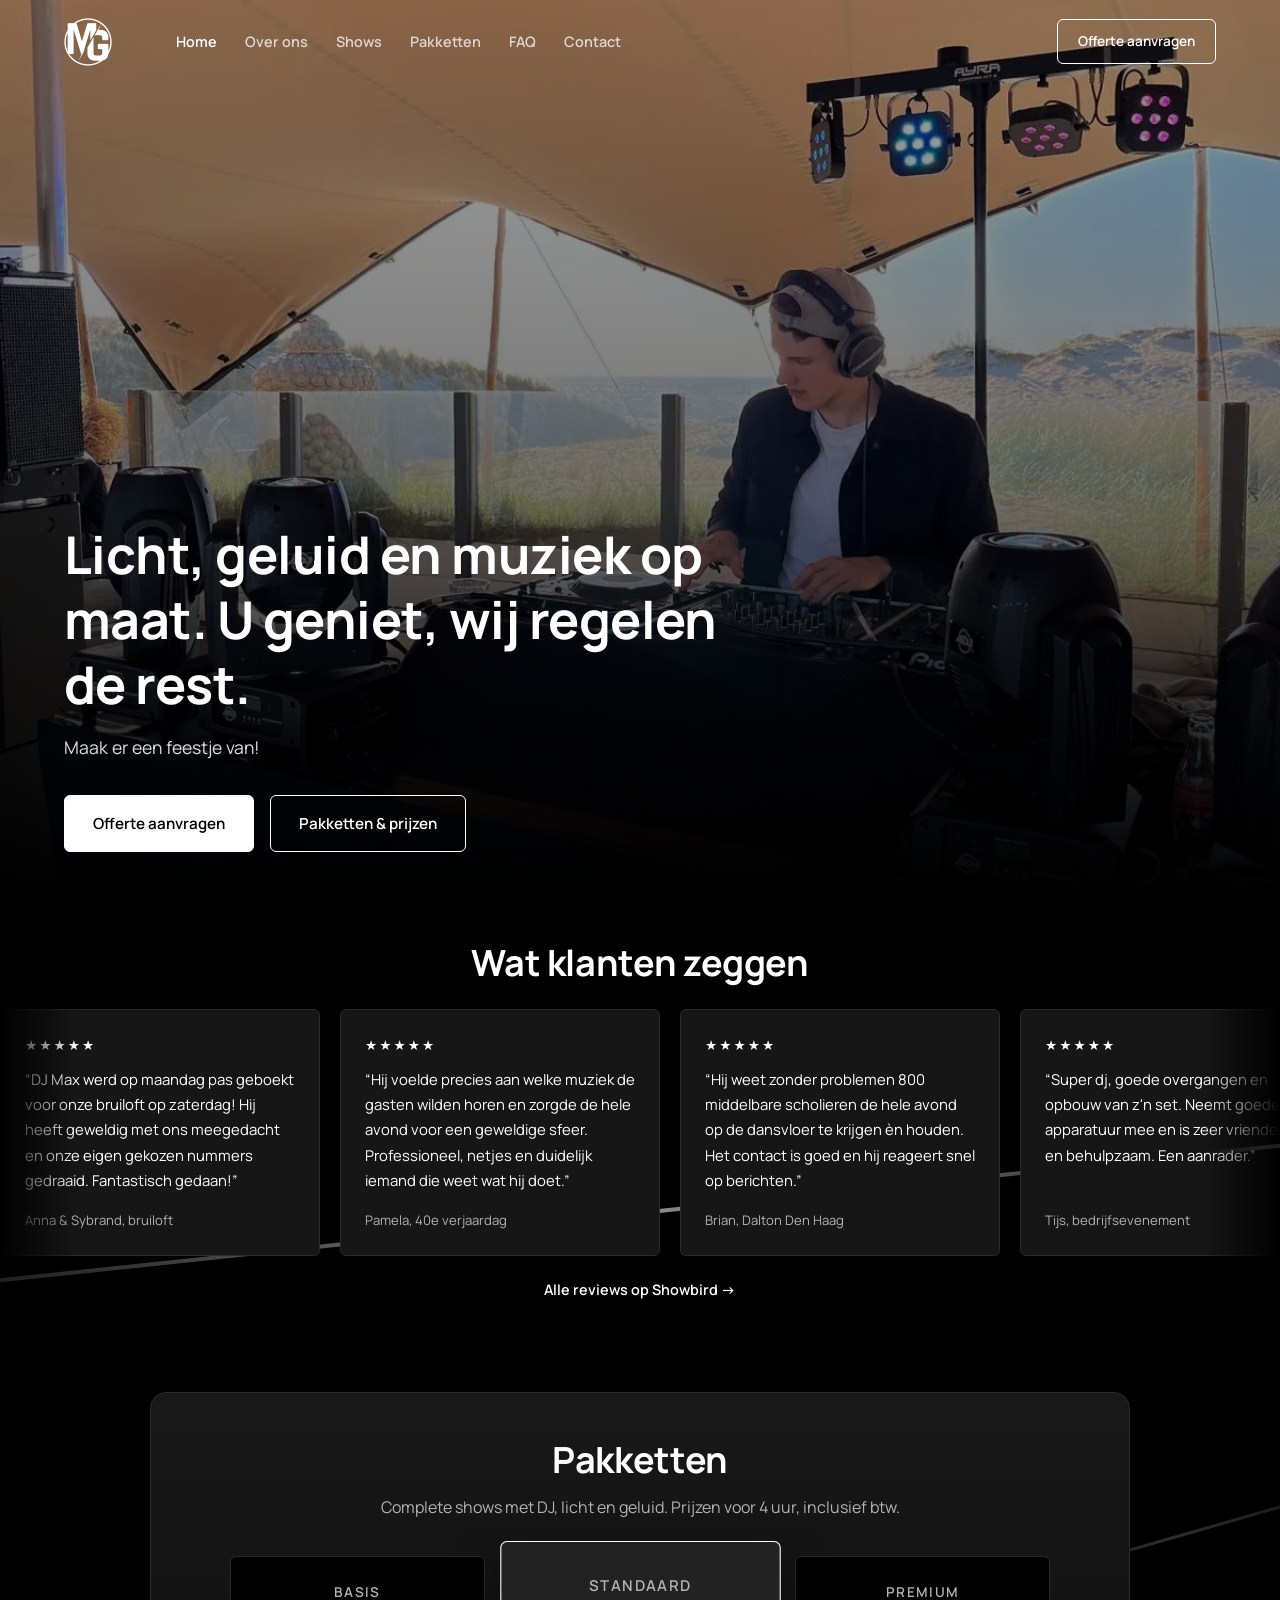
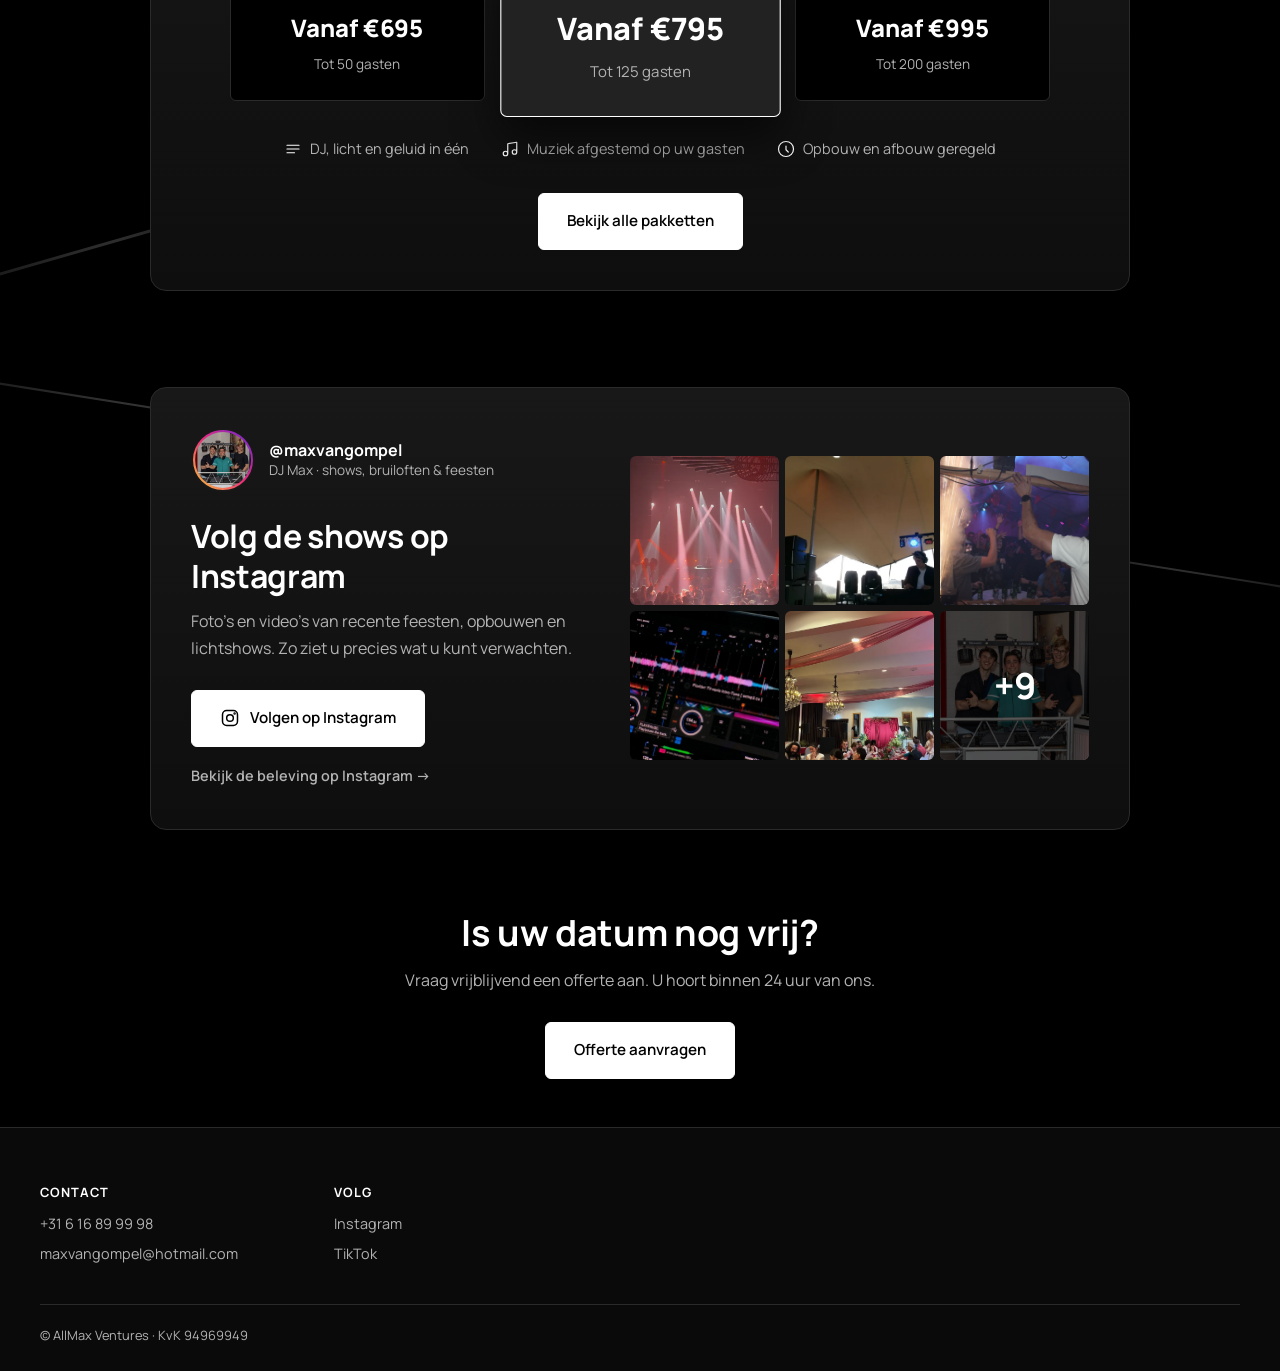
<file: index.html>
<!DOCTYPE html>
<html lang="nl">
<head>
<meta charset="UTF-8">
<meta name="viewport" content="width=device-width, initial-scale=1.0">
<title>DJ Max | DJ voor bruiloften, verjaardagen &amp; bedrijfsfeesten</title>
<meta name="description" content="DJ Max verzorgt complete shows met licht en geluid voor bruiloften, verjaardagen en bedrijfsfeesten. 10/10 op Showbird. Vraag vrijblijvend een offerte aan.">
<link rel="preload" as="image" href="images/hero-dj-booth-strand.webp" type="image/webp">
<link rel="preconnect" href="https://fonts.googleapis.com">
<link rel="preconnect" href="https://fonts.gstatic.com" crossorigin>
<link href="https://fonts.googleapis.com/css2?family=Manrope:wght@400;600;700;800&display=swap" rel="stylesheet">
<link rel="icon" type="image/png" href="images/favicon.png">
<link rel="apple-touch-icon" href="images/apple-touch-icon.png">
<link rel="stylesheet" href="style.css?v=12">
</head>
<body class="home">

<a class="skip-link" href="#main">Ga naar inhoud</a>

<header class="site-header" id="site-header">
  <nav class="navbar" aria-label="Hoofdnavigatie">
    <a href="./" class="logo logo--img"><img src="images/logo-mg.png" alt="DJ Max – home" width="48" height="48"></a>
    <ul class="nav-links" id="nav-links">
      <li><a href="./" aria-current="page">Home</a></li>
      <li><a href="over-ons">Over ons</a></li>
      <li><a href="shows">Shows</a></li>
      <li><a href="pakketten">Pakketten</a></li>
      <li><a href="faq">FAQ</a></li>
      <li><a href="contact">Contact</a></li>
    </ul>
    <a href="contact" class="btn btn-outline nav-cta">Offerte aanvragen</a>
    <button class="nav-toggle" id="nav-toggle" aria-label="Menu openen" aria-expanded="false" aria-controls="nav-links">
      <span></span><span></span><span></span>
    </button>
  </nav>
</header>

<main id="main">

  <!-- HERO -->
  <section class="hero">
    <img class="hero-media" src="images/hero-dj-booth-strand.webp" alt="DJ Max achter de booth bij zonsondergang" fetchpriority="high">
    <div class="hero-overlay"></div>
    <div class="hero-content">
      <h1>Licht, geluid en muziek op maat. U geniet, wij regelen de rest.</h1>
      <p class="hero-sub">Maak er een feestje van!</p>
      <div class="hero-actions">
        <a href="contact" class="btn btn-primary">Offerte aanvragen</a>
        <a href="pakketten" class="btn btn-outline">Pakketten &amp; prijzen</a>
      </div>
    </div>
  </section>

  <section id="reviews" class="section section-tight">
    <span class="light-beam light-beam--4" aria-hidden="true"></span>
    <div class="section-inner">
      <h2 class="center">Wat klanten zeggen</h2>
    </div>
    <div class="reviews-marquee">
      <div class="review-track" id="review-track">
        <blockquote class="review-card">
          <div class="review-stars" aria-label="5 van de 5 sterren">★★★★★</div>
          <p>&ldquo;DJ Max werd op maandag pas geboekt voor onze bruiloft op zaterdag! Hij heeft geweldig met ons meegedacht en onze eigen gekozen nummers gedraaid. Fantastisch gedaan!&rdquo;</p>
          <footer>Anna &amp; Sybrand, bruiloft</footer>
        </blockquote>
        <blockquote class="review-card">
          <div class="review-stars" aria-label="5 van de 5 sterren">★★★★★</div>
          <p>&ldquo;Hij voelde precies aan welke muziek de gasten wilden horen en zorgde de hele avond voor een geweldige sfeer. Professioneel, netjes en duidelijk iemand die weet wat hij doet.&rdquo;</p>
          <footer>Pamela, 40e verjaardag</footer>
        </blockquote>
        <blockquote class="review-card">
          <div class="review-stars" aria-label="5 van de 5 sterren">★★★★★</div>
          <p>&ldquo;Hij weet zonder problemen 800 middelbare scholieren de hele avond op de dansvloer te krijgen &egrave;n houden. Het contact is goed en hij reageert snel op berichten.&rdquo;</p>
          <footer>Brian, Dalton Den Haag</footer>
        </blockquote>
        <blockquote class="review-card">
          <div class="review-stars" aria-label="5 van de 5 sterren">★★★★★</div>
          <p>&ldquo;Super dj, goede overgangen en opbouw van z'n set. Neemt goede apparatuur mee en is zeer vriendelijk en behulpzaam. Een aanrader.&rdquo;</p>
          <footer>Tijs, bedrijfsevenement</footer>
        </blockquote>
        <blockquote class="review-card">
          <div class="review-stars" aria-label="5 van de 5 sterren">★★★★★</div>
          <p>&ldquo;Max is echt een onwijs leuke en goede DJ! Hij communiceert duidelijk, voldoet aan al je wensen, is zeer flexibel en heeft er een onwijs gaaf feest van gemaakt!&rdquo;</p>
          <footer>Joel, tuinfeest</footer>
        </blockquote>
        <blockquote class="review-card">
          <div class="review-stars" aria-label="5 van de 5 sterren">★★★★★</div>
          <p>&ldquo;Vanaf het eerste contact verliep alles prettig en professioneel. Daar hebben we absoluut geen spijt van gehad.&rdquo;</p>
          <footer>Nadine, 40e verjaardag</footer>
        </blockquote>
        <blockquote class="review-card">
          <div class="review-stars" aria-label="5 van de 5 sterren">★★★★★</div>
          <p>&ldquo;Erg blij met Max, hij is super op tijd en ben heel blij met zijn optreden. Wij als AV-bedrijf zullen hem vaker inzetten!&rdquo;</p>
          <footer>Niels, bedrijfsevenement</footer>
        </blockquote>
        <blockquote class="review-card">
          <div class="review-stars" aria-label="5 van de 5 sterren">★★★★★</div>
          <p>&ldquo;Max had vanaf het begin gelijk de juiste muziek te pakken en binnen no time stond iedereen te dansen. Klasse gedaan, dikke aanrader!&rdquo;</p>
          <footer>Michelle, 60e verjaardag</footer>
        </blockquote>
        <blockquote class="review-card">
          <div class="review-stars" aria-label="5 van de 5 sterren">★★★★★</div>
          <p>&ldquo;Hij speelde perfect in op de energie van het publiek, met vloeiende overgangen en de juiste nummers op het juiste moment.&rdquo;</p>
          <footer>Robin, tuinfeest</footer>
        </blockquote>
        <blockquote class="review-card">
          <div class="review-stars" aria-label="5 van de 5 sterren">★★★★★</div>
          <p>&ldquo;Was een top avond, heel gezellig en DJ Max heeft het echt heel leuk gedaan! Volgende feestje boeken we hem weer!&rdquo;</p>
          <footer>Tamara, 60e verjaardag</footer>
        </blockquote>
      </div>
    </div>
    <p class="center reviews-link">
      <a href="https://showbird.com/nl/acts/23094-dj-max" target="_blank" rel="noopener" class="link-arrow">Alle reviews op Showbird &rarr;</a>
    </p>
  </section>

  <!-- PAKKETTEN -->
  <section id="pakketten" class="section">
    <span class="light-beam light-beam--2" aria-hidden="true"></span>
    <div class="section-inner">
      <div class="package-panel">
      <h2 class="center">Pakketten</h2>
      <p class="section-lead center">Complete shows met DJ, licht en geluid. Prijzen voor 4 uur, inclusief btw.</p>
      <div class="price-strip">
        <a href="pakketten#basis"><span>Basis</span><strong>Vanaf €695</strong><small>Tot 50 gasten</small></a>
        <a href="pakketten#standaard" class="is-featured"><span>Standaard</span><strong>Vanaf €795</strong><small>Tot 125 gasten</small></a>
        <a href="pakketten#premium"><span>Premium</span><strong>Vanaf €995</strong><small>Tot 200 gasten</small></a>
      </div>
      <ul class="panel-usp">
        <li><svg viewBox="0 0 24 24" aria-hidden="true"><path d="M4 7h16M4 12h16M4 17h10"/></svg>DJ, licht en geluid in één</li>
        <li><svg viewBox="0 0 24 24" aria-hidden="true"><path d="M9 18V5l12-2v13M9 18a3 3 0 1 1-6 0 3 3 0 0 1 6 0zm12-2a3 3 0 1 1-6 0 3 3 0 0 1 6 0z"/></svg>Muziek afgestemd op uw gasten</li>
        <li><svg viewBox="0 0 24 24" aria-hidden="true"><path d="M12 22a10 10 0 1 0 0-20 10 10 0 0 0 0 20zm0-14v5l3 3"/></svg>Opbouw en afbouw geregeld</li>
      </ul>
      <p class="center"><a href="pakketten" class="btn btn-primary">Bekijk alle pakketten</a></p>
      </div>
    </div>
  </section>

  <!-- INSTAGRAM -->
  <section id="instagram" class="section">
    <span class="light-beam light-beam--3" aria-hidden="true"></span>
    <div class="section-inner">
      <div class="ig-panel">
        <div class="ig-intro">
          <div class="ig-profile">
            <img class="ig-avatar" src="images/gallery-team-djbooth-sm.webp" alt="" width="64" height="64" loading="lazy">
            <div>
              <p class="ig-handle">@maxvangompel</p>
              <p class="ig-bio">DJ Max &middot; shows, bruiloften &amp; feesten</p>
            </div>
          </div>
          <h2>Volg de shows op Instagram</h2>
          <p>Foto's en video's van recente feesten, opbouwen en lichtshows. Zo ziet u precies wat u kunt verwachten.</p>
          <a href="https://www.instagram.com/maxvangompel/" target="_blank" rel="noopener" class="btn btn-primary ig-follow">
            <svg viewBox="0 0 24 24" aria-hidden="true"><rect x="3" y="3" width="18" height="18" rx="5"/><circle cx="12" cy="12" r="4"/><circle cx="17.5" cy="6.5" r="0.6"/></svg>
            Volgen op Instagram
          </a>
          <a href="https://www.instagram.com/maxvangompel/" target="_blank" rel="noopener" class="ig-link">Bekijk de beleving op Instagram &rarr;</a>
        </div>
        <!--
          Live Instagram-feed: maak gratis een widget aan op behold.so (koppel het Instagram-account)
          en vervang onderstaande ig-grid door de embedcode van Behold.
        -->
        <div class="ig-grid">
          <a href="https://www.instagram.com/maxvangompel/" target="_blank" rel="noopener"><img src="images/hero-dj-paard-moving-heads.webp" alt="Show bij zonsondergang" loading="lazy"></a>
          <a href="https://www.instagram.com/maxvangompel/" target="_blank" rel="noopener"><img src="images/hero-dj-nederzandt-2025.webp" alt="Verjaardagsfeest met paarse verlichting" loading="lazy"></a>
          <a href="https://www.instagram.com/maxvangompel/" target="_blank" rel="noopener"><img src="images/hero-dj-keetfeest-2025.webp" alt="Geluidsopstelling" loading="lazy"></a>
          <a href="https://www.instagram.com/maxvangompel/" target="_blank" rel="noopener"><img src="images/hero-dj-TC-noordwijk-flodder.webp" alt="Bedrijfsevenement met uplighting" loading="lazy"></a>
          <a href="https://www.instagram.com/maxvangompel/" target="_blank" rel="noopener"><img src="images/occasion-bruiloft-strandtent-sm.webp" alt="Bruiloft in een strandtent" loading="lazy"></a>
          <a href="https://www.instagram.com/maxvangompel/" target="_blank" rel="noopener" class="ig-more-tile" aria-label="Bekijk meer foto's op Instagram">
            <img src="images/gallery-team-djbooth-sm.webp" alt="" loading="lazy">
            <span class="ig-more-overlay">+9</span>
          </a>
        </div>
      </div>
    </div>
  </section>

  <!-- CTA -->
  <section class="section cta-band">
    <div class="section-inner center">
      <h2>Is uw datum nog vrij?</h2>
      <p class="section-lead center">Vraag vrijblijvend een offerte aan. U hoort binnen 24 uur van ons.</p>
      <a href="contact" class="btn btn-primary">Offerte aanvragen</a>
    </div>
  </section>

</main>

<footer class="site-footer">
  <div class="footer-inner">
    <div class="footer-col">
      <h4>Contact</h4>
      <p><a href="tel:+31616899998">+31 6 16 89 99 98</a></p>
      <p><a href="mailto:maxvangompel@hotmail.com">maxvangompel@hotmail.com</a></p>
    </div>
    <div class="footer-col">
      <h4>Volg</h4>
      <p><a href="https://www.instagram.com/maxvangompel/" target="_blank" rel="noopener">Instagram</a></p>
      <p><a href="https://www.tiktok.com/@maxvgompel" target="_blank" rel="noopener">TikTok</a></p>
    </div>
  </div>
  <div class="footer-bottom">
    <p>&copy; AllMax Ventures &middot; KvK 94969949</p>
  </div>
</footer>

<script src="script.js?v=9" defer></script>
</body>
</html>
</file>
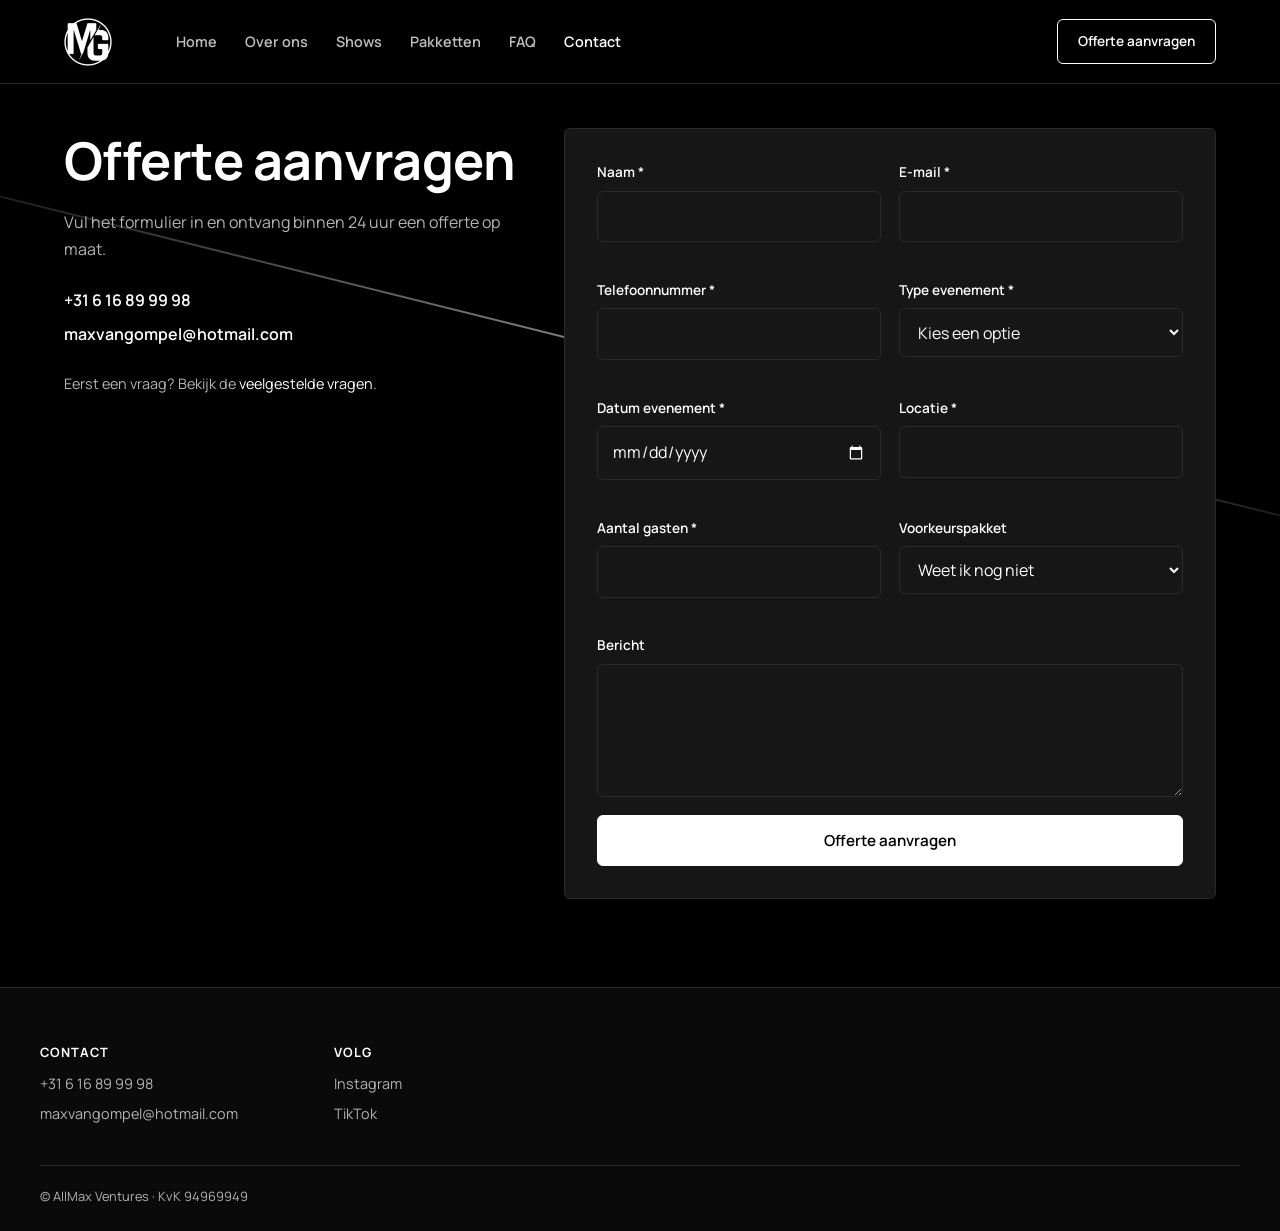
<file: contact.html>
<!DOCTYPE html>
<html lang="nl">
<head>
<meta charset="UTF-8">
<meta name="viewport" content="width=device-width, initial-scale=1.0">
<title>Offerte aanvragen | DJ Max</title>
<meta name="description" content="Vraag vrijblijvend een offerte aan bij DJ Max. U ontvangt binnen 24 uur een reactie.">
<link rel="preconnect" href="https://fonts.googleapis.com">
<link rel="preconnect" href="https://fonts.gstatic.com" crossorigin>
<link href="https://fonts.googleapis.com/css2?family=Manrope:wght@400;600;700;800&display=swap" rel="stylesheet">
<link rel="icon" type="image/png" href="images/favicon.png">
<link rel="apple-touch-icon" href="images/apple-touch-icon.png">
<link rel="stylesheet" href="style.css?v=12">
</head>
<body class="subpage">

<a class="skip-link" href="#main">Ga naar inhoud</a>

<header class="site-header" id="site-header">
  <nav class="navbar" aria-label="Hoofdnavigatie">
    <a href="./" class="logo logo--img"><img src="images/logo-mg.png" alt="DJ Max – home" width="48" height="48"></a>
    <ul class="nav-links" id="nav-links">
      <li><a href="./">Home</a></li>
      <li><a href="over-ons">Over ons</a></li>
      <li><a href="shows">Shows</a></li>
      <li><a href="pakketten">Pakketten</a></li>
      <li><a href="faq">FAQ</a></li>
      <li><a href="contact" aria-current="page">Contact</a></li>
    </ul>
    <a href="contact" class="btn btn-outline nav-cta">Offerte aanvragen</a>
    <button class="nav-toggle" id="nav-toggle" aria-label="Menu openen" aria-expanded="false" aria-controls="nav-links">
      <span></span><span></span><span></span>
    </button>
  </nav>
</header>

<main id="main">

  <section class="section page-head">
    <span class="light-beam light-beam--5" aria-hidden="true"></span>
    <div class="section-inner">
      <div class="contact-grid">
        <div class="contact-info">
          <h1>Offerte aanvragen</h1>
          <p>Vul het formulier in en ontvang binnen 24 uur een offerte op maat.</p>
          <ul class="contact-details">
            <li><a href="tel:+31616899998">+31 6 16 89 99 98</a></li>
            <li><a href="mailto:maxvangompel@hotmail.com">maxvangompel@hotmail.com</a></li>
          </ul>
          <p class="contact-faq">Eerst een vraag? Bekijk de <a href="faq">veelgestelde vragen</a>.</p>
        </div>

        <form class="contact-form" id="quote-form" novalidate>
          <input type="hidden" name="access_key" value="17d68966-aa03-43e6-9a31-572c03545fe9">
          <input type="hidden" name="subject" value="Nieuwe offerteaanvraag via de website">
          <input type="hidden" name="from_name" value="DJ Max website">
          <input type="checkbox" name="botcheck" class="botcheck-field" tabindex="-1" autocomplete="off">

          <div class="form-row">
            <div class="form-field">
              <label for="qf-name">Naam *</label>
              <input type="text" id="qf-name" name="name" required autocomplete="name">
              <span class="form-error" data-error-for="qf-name"></span>
            </div>
            <div class="form-field">
              <label for="qf-email">E-mail *</label>
              <input type="email" id="qf-email" name="email" required autocomplete="email">
              <span class="form-error" data-error-for="qf-email"></span>
            </div>
          </div>

          <div class="form-row">
            <div class="form-field">
              <label for="qf-phone">Telefoonnummer *</label>
              <input type="tel" id="qf-phone" name="phone" required autocomplete="tel">
              <span class="form-error" data-error-for="qf-phone"></span>
            </div>
            <div class="form-field">
              <label for="qf-event-type">Type evenement *</label>
              <select id="qf-event-type" name="eventType" required>
                <option value="" disabled selected>Kies een optie</option>
                <option value="bruiloft">Bruiloft</option>
                <option value="verjaardag">Verjaardag / privéfeest</option>
                <option value="bedrijfsevenement">Bedrijfsevenement</option>
                <option value="anders">Anders</option>
              </select>
              <span class="form-error" data-error-for="qf-event-type"></span>
            </div>
          </div>

          <div class="form-row">
            <div class="form-field">
              <label for="qf-date">Datum evenement *</label>
              <input type="date" id="qf-date" name="date" required>
              <span class="form-error" data-error-for="qf-date"></span>
            </div>
            <div class="form-field">
              <label for="qf-location">Locatie *</label>
              <input type="text" id="qf-location" name="location" required>
              <span class="form-error" data-error-for="qf-location"></span>
            </div>
          </div>

          <div class="form-row">
            <div class="form-field">
              <label for="qf-guests">Aantal gasten *</label>
              <input type="number" id="qf-guests" name="guests" min="1" required>
              <span class="form-error" data-error-for="qf-guests"></span>
            </div>
            <div class="form-field">
              <label for="qf-package">Voorkeurspakket</label>
              <select id="qf-package" name="package">
                <option value="weet-ik-nog-niet" selected>Weet ik nog niet</option>
                <option value="basis">Basis</option>
                <option value="standaard">Standaard</option>
                <option value="premium">Premium</option>
              </select>
            </div>
          </div>

          <div class="form-field">
            <label for="qf-message">Bericht</label>
            <textarea id="qf-message" name="message" rows="4"></textarea>
          </div>

          <button type="submit" class="btn btn-primary btn-block" id="quote-submit">Offerte aanvragen</button>

          <p class="form-confirmation" id="form-confirmation" role="status" hidden>
            Bedankt voor uw aanvraag! We nemen binnen 24 uur contact met u op.
          </p>
          <p class="form-confirmation form-confirmation--error" id="form-error-message" role="status" hidden>
            Er ging iets mis bij het verzenden. Probeer het opnieuw of mail rechtstreeks naar
            <a href="mailto:maxvangompel@hotmail.com">maxvangompel@hotmail.com</a>.
          </p>
        </form>
      </div>
    </div>
  </section>

</main>

<footer class="site-footer">
  <div class="footer-inner">
    <div class="footer-col">
      <h4>Contact</h4>
      <p><a href="tel:+31616899998">+31 6 16 89 99 98</a></p>
      <p><a href="mailto:maxvangompel@hotmail.com">maxvangompel@hotmail.com</a></p>
    </div>
    <div class="footer-col">
      <h4>Volg</h4>
      <p><a href="https://www.instagram.com/maxvangompel/" target="_blank" rel="noopener">Instagram</a></p>
      <p><a href="https://www.tiktok.com/@maxvgompel" target="_blank" rel="noopener">TikTok</a></p>
    </div>
  </div>
  <div class="footer-bottom">
    <p>&copy; AllMax Ventures &middot; KvK 94969949</p>
  </div>
</footer>

<script src="script.js?v=9" defer></script>
</body>
</html>
</file>
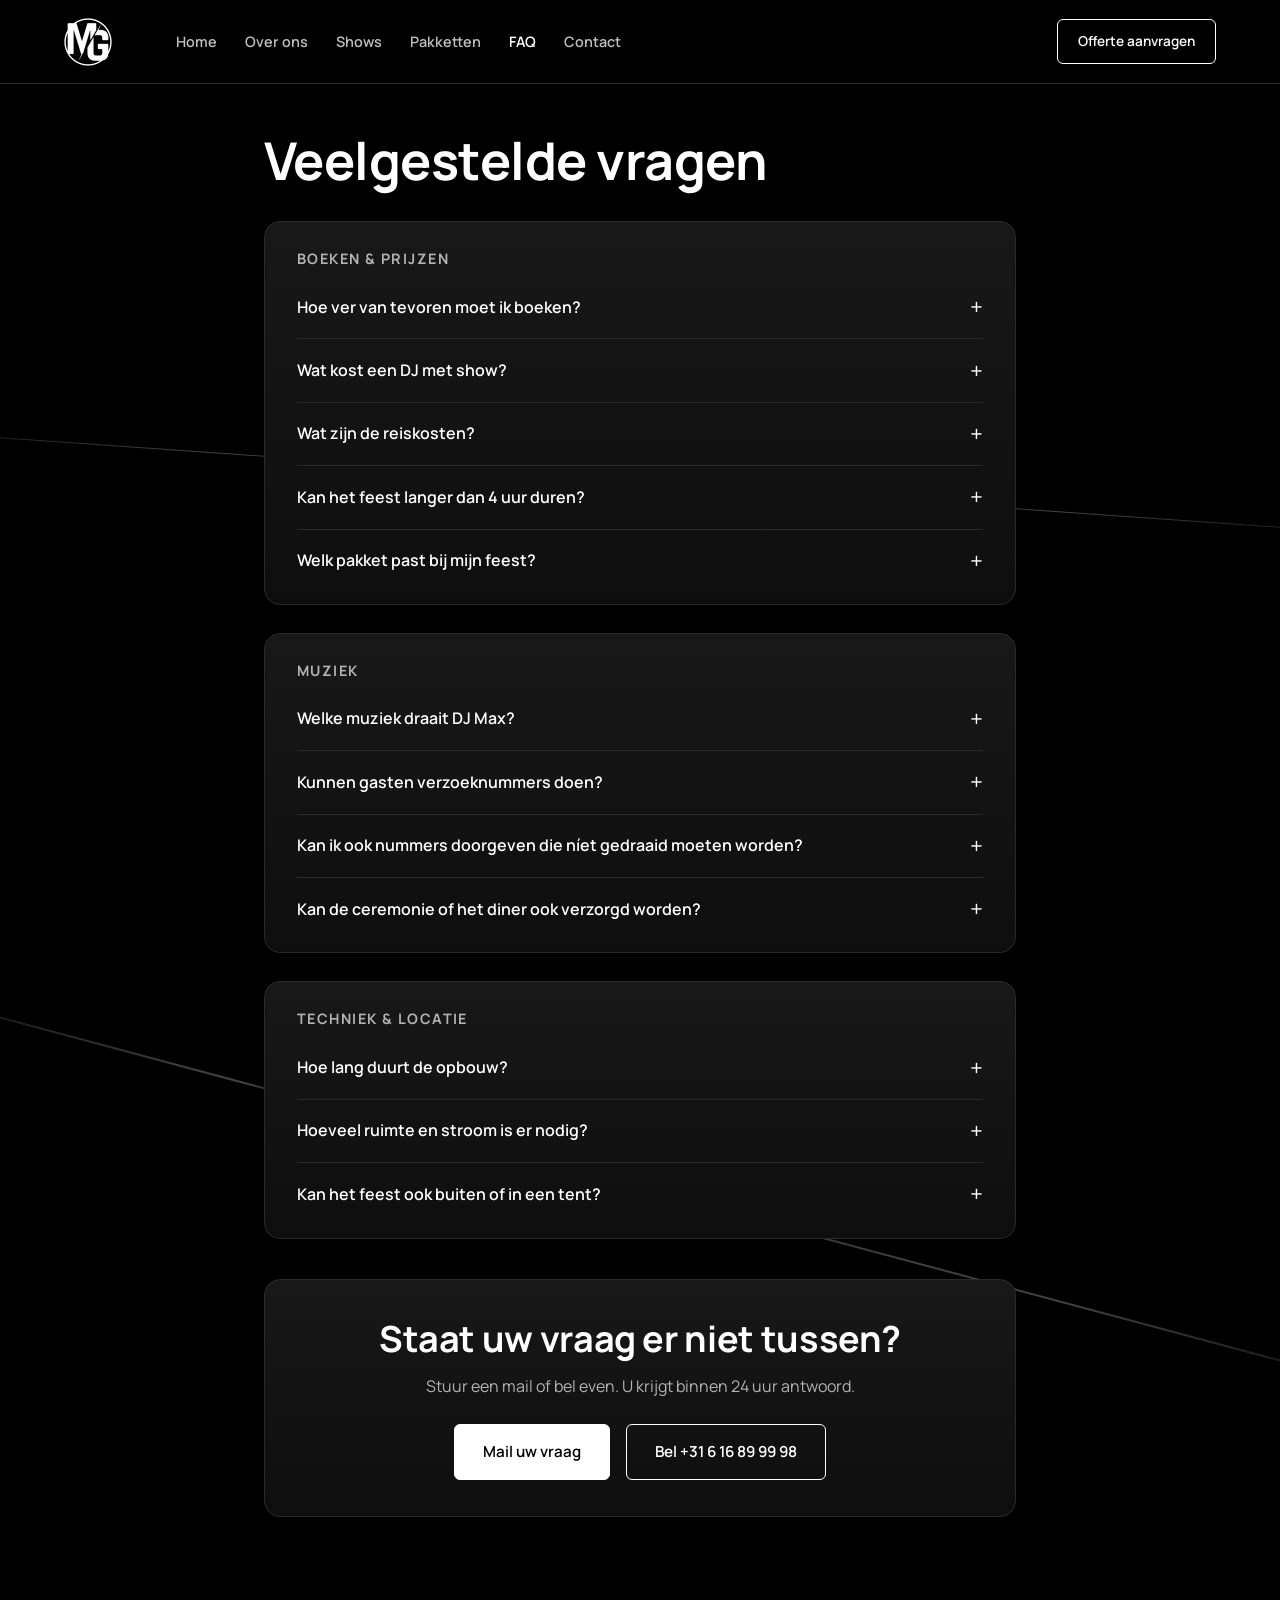
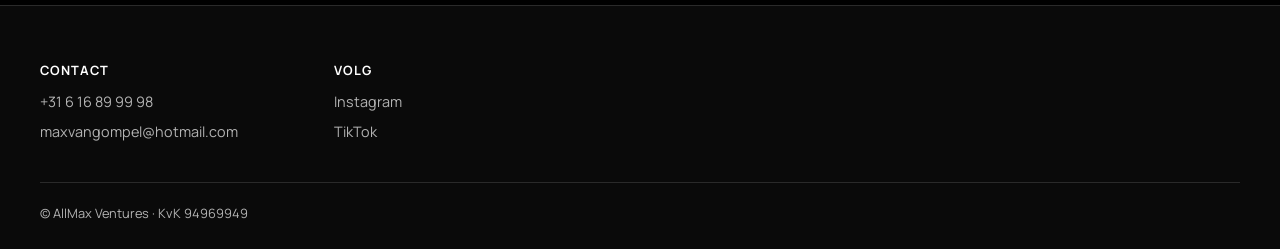
<file: faq.html>
<!DOCTYPE html>
<html lang="nl">
<head>
<meta charset="UTF-8">
<meta name="viewport" content="width=device-width, initial-scale=1.0">
<title>Veelgestelde vragen | DJ Max</title>
<meta name="description" content="Antwoorden op veelgestelde vragen over boeken, prijzen, muziek en techniek van DJ Max.">
<link rel="preconnect" href="https://fonts.googleapis.com">
<link rel="preconnect" href="https://fonts.gstatic.com" crossorigin>
<link href="https://fonts.googleapis.com/css2?family=Manrope:wght@400;600;700;800&display=swap" rel="stylesheet">
<link rel="icon" type="image/png" href="images/favicon.png">
<link rel="apple-touch-icon" href="images/apple-touch-icon.png">
<link rel="stylesheet" href="style.css?v=12">
</head>
<body class="subpage">

<a class="skip-link" href="#main">Ga naar inhoud</a>

<header class="site-header" id="site-header">
  <nav class="navbar" aria-label="Hoofdnavigatie">
    <a href="./" class="logo logo--img"><img src="images/logo-mg.png" alt="DJ Max – home" width="48" height="48"></a>
    <ul class="nav-links" id="nav-links">
      <li><a href="./">Home</a></li>
      <li><a href="over-ons">Over ons</a></li>
      <li><a href="shows">Shows</a></li>
      <li><a href="pakketten">Pakketten</a></li>
      <li><a href="faq" aria-current="page">FAQ</a></li>
      <li><a href="contact">Contact</a></li>
    </ul>
    <a href="contact" class="btn btn-outline nav-cta">Offerte aanvragen</a>
    <button class="nav-toggle" id="nav-toggle" aria-label="Menu openen" aria-expanded="false" aria-controls="nav-links">
      <span></span><span></span><span></span>
    </button>
  </nav>
</header>

<main id="main">

  <section class="section page-head">
    <span class="light-beam light-beam--1" aria-hidden="true"></span>
    <span class="light-beam light-beam--6" aria-hidden="true"></span>
    <div class="section-inner section-inner--narrow">
      <h1>Veelgestelde vragen</h1>

      <div class="faq-panel">
      <h2 class="faq-group">Boeken &amp; prijzen</h2>
      <div class="accordion">
        <details class="accordion-item">
          <summary>Hoe ver van tevoren moet ik boeken?</summary>
          <p>Hoe eerder, hoe beter. Vooral vrijdagen en zaterdagen in het voorjaar en de zomer zijn snel vol. Last-minute kan ook: neem gerust contact op, dan kijken we of de datum nog vrij is.</p>
        </details>
        <details class="accordion-item">
          <summary>Wat kost een DJ met show?</summary>
          <p>De pakketten beginnen bij €695 (Basis), €795 (Standaard) en €995 (Premium) voor 4 uur, inclusief btw. In de offerte ziet u precies wat het kost voor uw feest.</p>
        </details>
        <details class="accordion-item">
          <summary>Wat zijn de reiskosten?</summary>
          <p>Reiskosten hangen af van de locatie en staan altijd vooraf in de offerte, zonder verrassingen achteraf.</p>
        </details>
        <details class="accordion-item">
          <summary>Kan het feest langer dan 4 uur duren?</summary>
          <p>Ja. Extra uren kunnen vooraf worden afgesproken en worden in de offerte opgenomen. Ook op de avond zelf is verlengen in overleg mogelijk.</p>
        </details>
        <details class="accordion-item">
          <summary>Welk pakket past bij mijn feest?</summary>
          <p>Dat hangt vooral af van het aantal gasten en de ruimte. Twijfelt u? Kies &lsquo;Weet ik nog niet&rsquo; in het formulier, dan adviseren we u.</p>
        </details>
      </div>
      </div>

      <div class="faq-panel">
      <h2 class="faq-group">Muziek</h2>
      <div class="accordion">
        <details class="accordion-item">
          <summary>Welke muziek draait DJ Max?</summary>
          <p>Alles wat uw gasten aan het dansen krijgt: van hits uit de jaren &rsquo;80 en &rsquo;90 en Nederlandstalig tot actuele hits en house. De muziek wordt afgestemd op uw publiek en de sfeer van de avond.</p>
        </details>
        <details class="accordion-item">
          <summary>Kunnen gasten verzoeknummers doen?</summary>
          <p>Zeker. Tijdens de avond is er ruimte voor verzoeknummers van gasten. Bij de Standaard- en Premium-pakketten kunt u ook vooraf nummers doorgeven.</p>
        </details>
        <details class="accordion-item">
          <summary>Kan ik ook nummers doorgeven die níet gedraaid moeten worden?</summary>
          <p>Ja, een &lsquo;niet draaien&rsquo;-lijst is net zo belangrijk als een wensenlijst. Die bespreken we bij de intake.</p>
        </details>
        <details class="accordion-item">
          <summary>Kan de ceremonie of het diner ook verzorgd worden?</summary>
          <p>Ja, geluid voor de ceremonie, achtergrondmuziek bij het diner en microfoons voor speeches zijn als extra optie toe te voegen.</p>
        </details>
      </div>
      </div>

      <div class="faq-panel">
      <h2 class="faq-group">Techniek &amp; locatie</h2>
      <div class="accordion">
        <details class="accordion-item">
          <summary>Hoe lang duurt de opbouw?</summary>
          <p>Afhankelijk van het pakket gemiddeld 1 tot 2 uur. Wij zijn ruim voor aanvang aanwezig, zodat alles klaarstaat als de eerste gasten binnenkomen.</p>
        </details>
        <details class="accordion-item">
          <summary>Hoeveel ruimte en stroom is er nodig?</summary>
          <p>Voor de booth is ongeveer 3 bij 2 meter nodig, met een stopcontact in de buurt. Bij de intake stemmen we de opstelling af op de locatie.</p>
        </details>
        <details class="accordion-item">
          <summary>Kan het feest ook buiten of in een tent?</summary>
          <p>Ja, zolang de apparatuur droog staat en er stroom is. Denk aan een overkapping of partytent.</p>
        </details>
      </div>
      </div>

      <div class="faq-contact">
        <h2>Staat uw vraag er niet tussen?</h2>
        <p>Stuur een mail of bel even. U krijgt binnen 24 uur antwoord.</p>
        <div class="hero-actions">
          <a href="mailto:maxvangompel@hotmail.com?subject=Vraag%20via%20de%20website" class="btn btn-primary">Mail uw vraag</a>
          <a href="tel:+31616899998" class="btn btn-outline">Bel +31 6 16 89 99 98</a>
        </div>
      </div>
    </div>
  </section>

</main>

<footer class="site-footer">
  <div class="footer-inner">
    <div class="footer-col">
      <h4>Contact</h4>
      <p><a href="tel:+31616899998">+31 6 16 89 99 98</a></p>
      <p><a href="mailto:maxvangompel@hotmail.com">maxvangompel@hotmail.com</a></p>
    </div>
    <div class="footer-col">
      <h4>Volg</h4>
      <p><a href="https://www.instagram.com/maxvangompel/" target="_blank" rel="noopener">Instagram</a></p>
      <p><a href="https://www.tiktok.com/@maxvgompel" target="_blank" rel="noopener">TikTok</a></p>
    </div>
  </div>
  <div class="footer-bottom">
    <p>&copy; AllMax Ventures &middot; KvK 94969949</p>
  </div>
</footer>

<script src="script.js?v=9" defer></script>
</body>
</html>
</file>
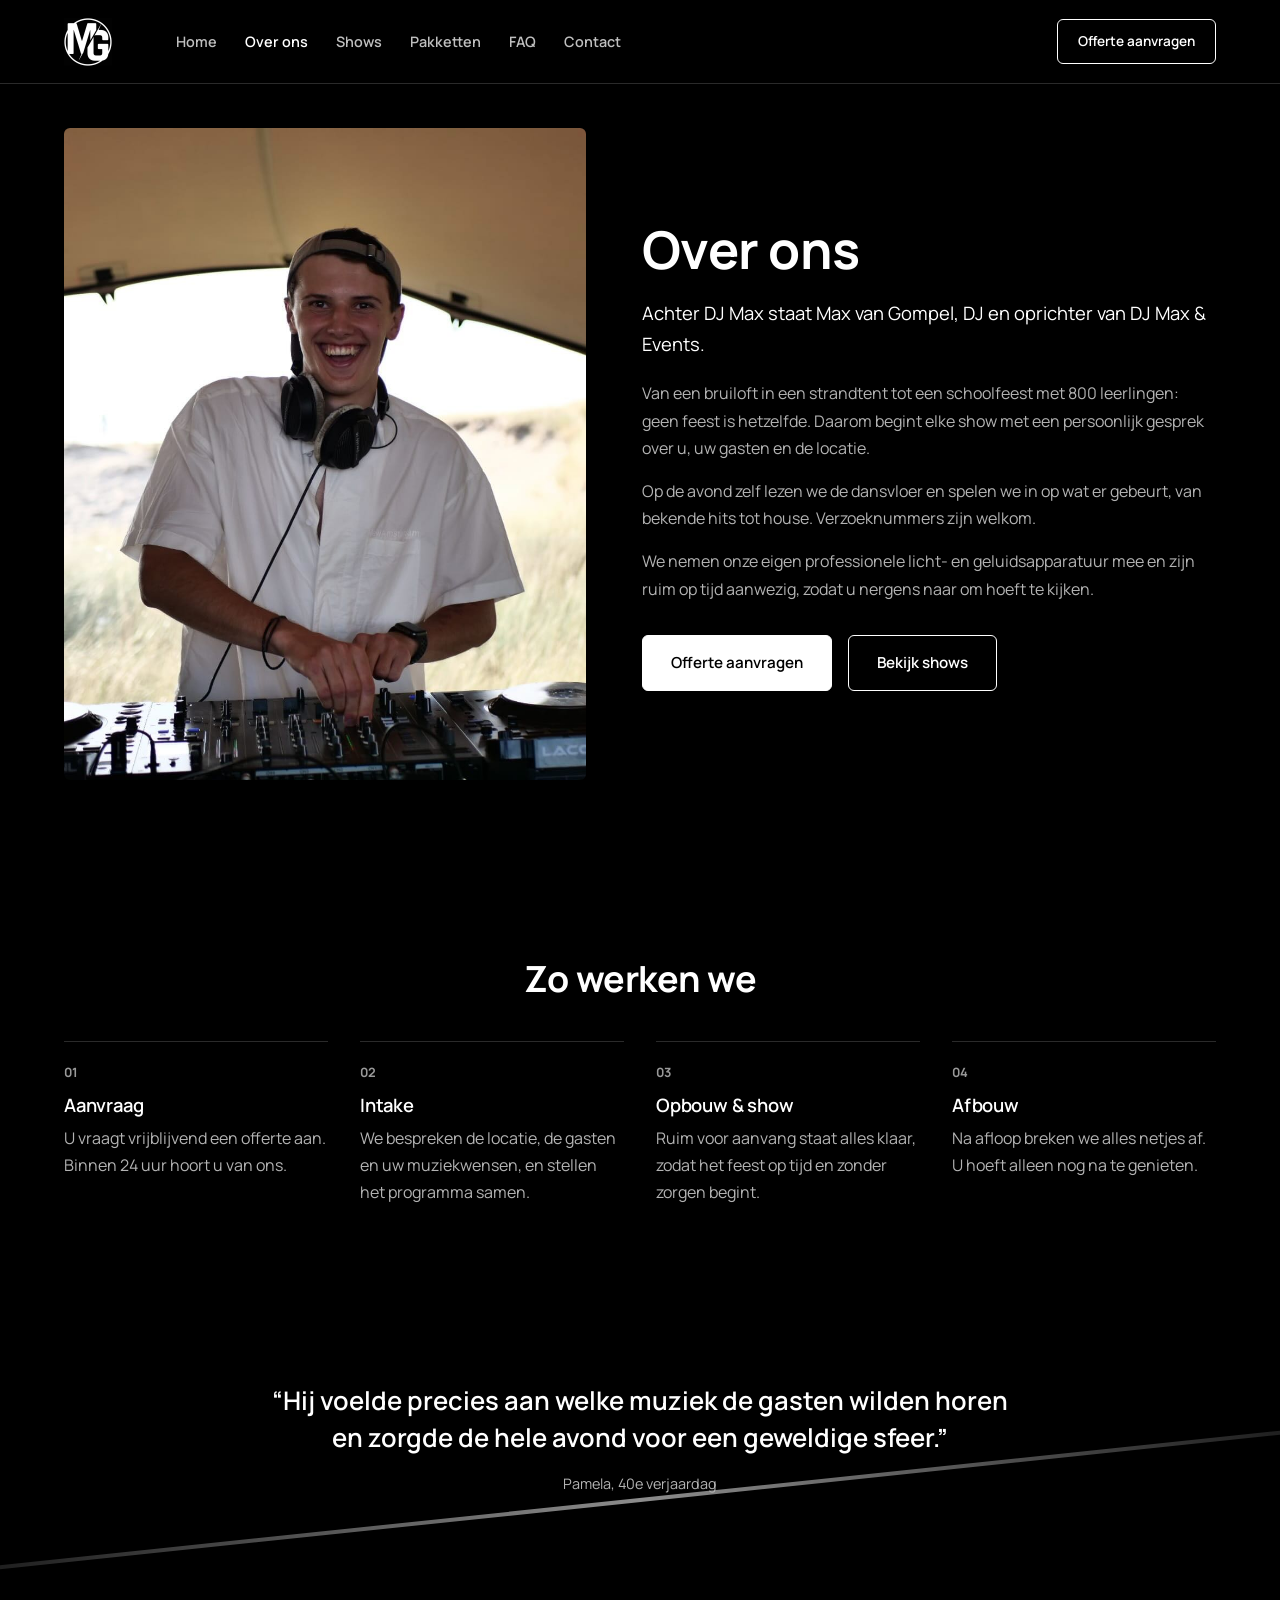
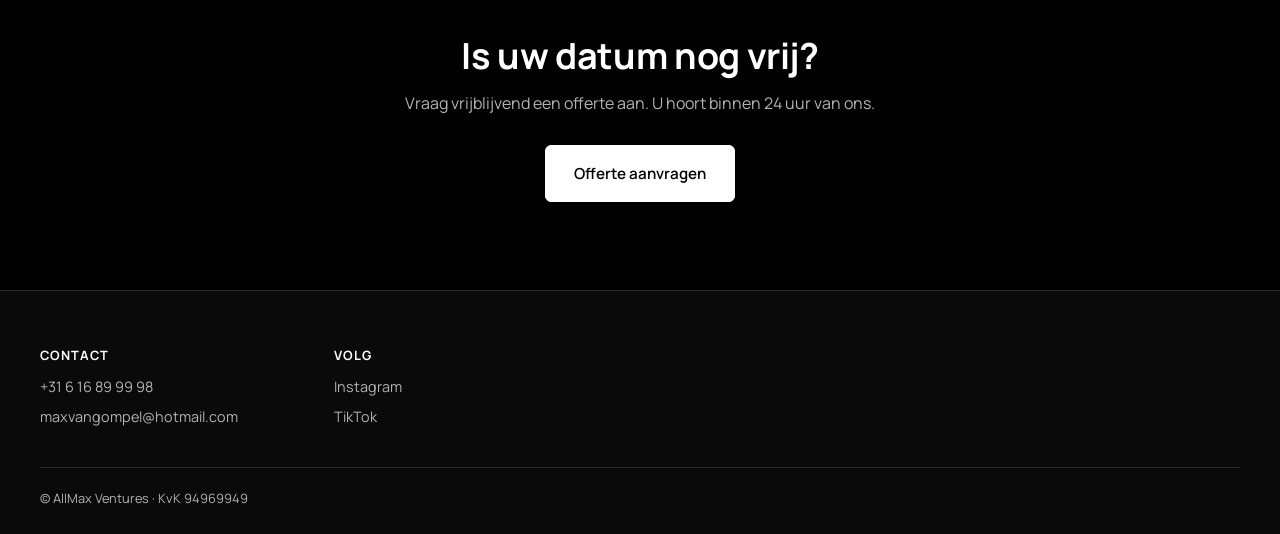
<file: over-ons.html>
<!DOCTYPE html>
<html lang="nl">
<head>
<meta charset="UTF-8">
<meta name="viewport" content="width=device-width, initial-scale=1.0">
<title>Over ons | DJ Max</title>
<meta name="description" content="Maak kennis met DJ Max: Max van Gompel en DJ Max &amp; Events. Complete shows met licht en geluid, afgestemd op uw feest.">
<link rel="preconnect" href="https://fonts.googleapis.com">
<link rel="preconnect" href="https://fonts.gstatic.com" crossorigin>
<link href="https://fonts.googleapis.com/css2?family=Manrope:wght@400;600;700;800&display=swap" rel="stylesheet">
<link rel="icon" type="image/png" href="images/favicon.png">
<link rel="apple-touch-icon" href="images/apple-touch-icon.png">
<link rel="stylesheet" href="style.css?v=12">
</head>
<body class="subpage">

<a class="skip-link" href="#main">Ga naar inhoud</a>

<header class="site-header" id="site-header">
  <nav class="navbar" aria-label="Hoofdnavigatie">
    <a href="./" class="logo logo--img"><img src="images/logo-mg.png" alt="DJ Max – home" width="48" height="48"></a>
    <ul class="nav-links" id="nav-links">
      <li><a href="./">Home</a></li>
      <li><a href="over-ons" aria-current="page">Over ons</a></li>
      <li><a href="shows">Shows</a></li>
      <li><a href="pakketten">Pakketten</a></li>
      <li><a href="faq">FAQ</a></li>
      <li><a href="contact">Contact</a></li>
    </ul>
    <a href="contact" class="btn btn-outline nav-cta">Offerte aanvragen</a>
    <button class="nav-toggle" id="nav-toggle" aria-label="Menu openen" aria-expanded="false" aria-controls="nav-links">
      <span></span><span></span><span></span>
    </button>
  </nav>
</header>

<main id="main">

  <section class="section page-head">
    <div class="section-inner">
      <div class="about-grid">
        <img class="about-photo" src="images/occasion-bruiloft-strandtent.webp" alt="Max van Gompel achter de DJ-booth tijdens een bruiloft">
        <div class="about-text">
          <h1>Over ons</h1>
          <p class="about-lead">Achter DJ Max staat Max van Gompel, DJ en oprichter van DJ Max &amp; Events.</p>
          <!-- Tip: vul hier aan met iets persoonlijks, bijv. sinds wanneer Max draait, waar hij vandaan komt en wat hij het mooiste vindt aan zijn werk. -->
          <p>Van een bruiloft in een strandtent tot een schoolfeest met 800 leerlingen: geen feest is hetzelfde. Daarom begint elke show met een persoonlijk gesprek over u, uw gasten en de locatie.</p>
          <p>Op de avond zelf lezen we de dansvloer en spelen we in op wat er gebeurt, van bekende hits tot house. Verzoeknummers zijn welkom.</p>
          <p>We nemen onze eigen professionele licht- en geluidsapparatuur mee en zijn ruim op tijd aanwezig, zodat u nergens naar om hoeft te kijken.</p>
          <div class="hero-actions">
            <a href="contact" class="btn btn-primary">Offerte aanvragen</a>
            <a href="shows" class="btn btn-outline">Bekijk shows</a>
          </div>
        </div>
      </div>
    </div>
  </section>

  <section class="section">
    <div class="section-inner">
      <h2 class="center">Zo werken we</h2>
      <ol class="steps">
        <li>
          <span class="step-number">01</span>
          <h3>Aanvraag</h3>
          <p>U vraagt vrijblijvend een offerte aan. Binnen 24 uur hoort u van ons.</p>
        </li>
        <li>
          <span class="step-number">02</span>
          <h3>Intake</h3>
          <p>We bespreken de locatie, de gasten en uw muziekwensen, en stellen het programma samen.</p>
        </li>
        <li>
          <span class="step-number">03</span>
          <h3>Opbouw &amp; show</h3>
          <p>Ruim voor aanvang staat alles klaar, zodat het feest op tijd en zonder zorgen begint.</p>
        </li>
        <li>
          <span class="step-number">04</span>
          <h3>Afbouw</h3>
          <p>Na afloop breken we alles netjes af. U hoeft alleen nog na te genieten.</p>
        </li>
      </ol>
    </div>
  </section>

  <section class="section">
    <span class="light-beam light-beam--4" aria-hidden="true"></span>
    <div class="section-inner section-inner--narrow center">
      <blockquote class="about-quote">
        <p>&ldquo;Hij voelde precies aan welke muziek de gasten wilden horen en zorgde de hele avond voor een geweldige sfeer.&rdquo;</p>
        <footer>Pamela, 40e verjaardag</footer>
      </blockquote>
    </div>
  </section>

  <section class="section cta-band">
    <div class="section-inner center">
      <h2>Is uw datum nog vrij?</h2>
      <p class="section-lead center">Vraag vrijblijvend een offerte aan. U hoort binnen 24 uur van ons.</p>
      <a href="contact" class="btn btn-primary">Offerte aanvragen</a>
    </div>
  </section>

</main>

<footer class="site-footer">
  <div class="footer-inner">
    <div class="footer-col">
      <h4>Contact</h4>
      <p><a href="tel:+31616899998">+31 6 16 89 99 98</a></p>
      <p><a href="mailto:maxvangompel@hotmail.com">maxvangompel@hotmail.com</a></p>
    </div>
    <div class="footer-col">
      <h4>Volg</h4>
      <p><a href="https://www.instagram.com/maxvangompel/" target="_blank" rel="noopener">Instagram</a></p>
      <p><a href="https://www.tiktok.com/@maxvgompel" target="_blank" rel="noopener">TikTok</a></p>
    </div>
  </div>
  <div class="footer-bottom">
    <p>&copy; AllMax Ventures &middot; KvK 94969949</p>
  </div>
</footer>

<script src="script.js?v=9" defer></script>
</body>
</html>
</file>
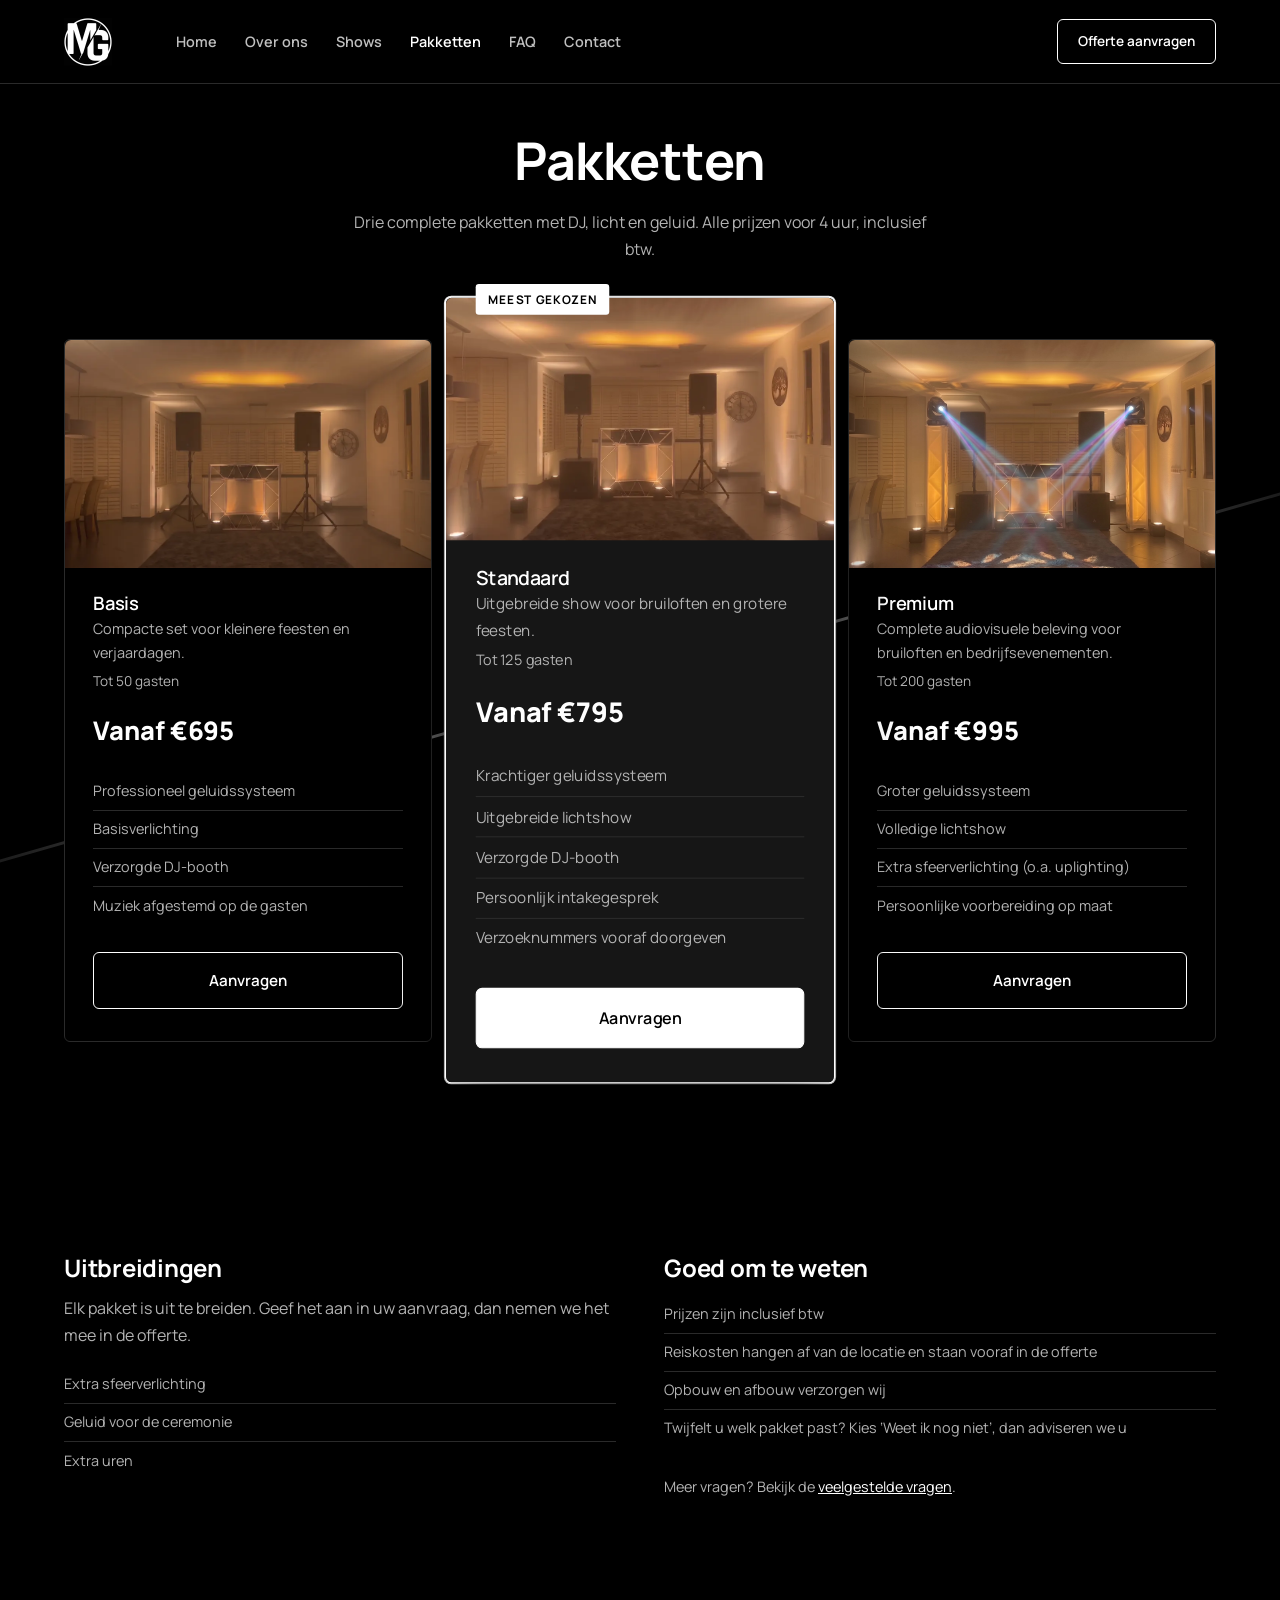
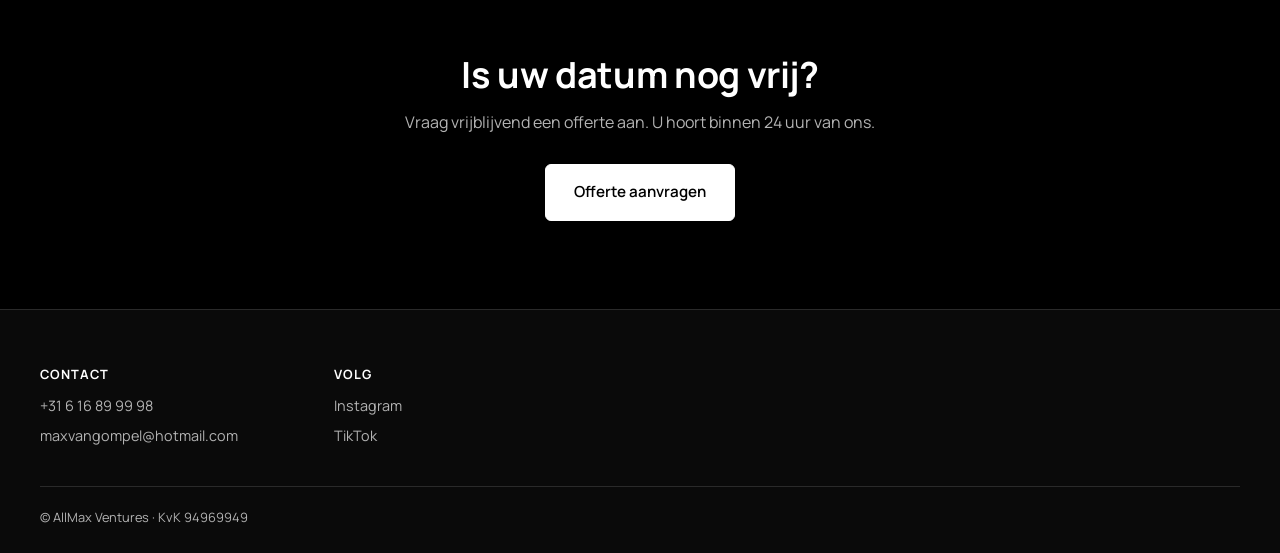
<file: pakketten.html>
<!DOCTYPE html>
<html lang="nl">
<head>
<meta charset="UTF-8">
<meta name="viewport" content="width=device-width, initial-scale=1.0">
<title>Pakketten &amp; prijzen | DJ Max</title>
<meta name="description" content="Pakketten van DJ Max: Basis vanaf €595, Standaard vanaf €795 en Premium vanaf €895, inclusief licht en geluid.">
<link rel="preconnect" href="https://fonts.googleapis.com">
<link rel="preconnect" href="https://fonts.gstatic.com" crossorigin>
<link href="https://fonts.googleapis.com/css2?family=Manrope:wght@400;600;700;800&display=swap" rel="stylesheet">
<link rel="icon" type="image/png" href="images/favicon.png">
<link rel="apple-touch-icon" href="images/apple-touch-icon.png">
<link rel="stylesheet" href="style.css?v=12">
</head>
<body class="subpage">

<a class="skip-link" href="#main">Ga naar inhoud</a>

<header class="site-header" id="site-header">
  <nav class="navbar" aria-label="Hoofdnavigatie">
    <a href="./" class="logo logo--img"><img src="images/logo-mg.png" alt="DJ Max – home" width="48" height="48"></a>
    <ul class="nav-links" id="nav-links">
      <li><a href="./">Home</a></li>
      <li><a href="over-ons">Over ons</a></li>
      <li><a href="shows">Shows</a></li>
      <li><a href="pakketten" aria-current="page">Pakketten</a></li>
      <li><a href="faq">FAQ</a></li>
      <li><a href="contact">Contact</a></li>
    </ul>
    <a href="contact" class="btn btn-outline nav-cta">Offerte aanvragen</a>
    <button class="nav-toggle" id="nav-toggle" aria-label="Menu openen" aria-expanded="false" aria-controls="nav-links">
      <span></span><span></span><span></span>
    </button>
  </nav>
</header>

<main id="main">

  <section class="section page-head">
    <span class="light-beam light-beam--2" aria-hidden="true"></span>
    <div class="section-inner">
      <h1 class="center">Pakketten</h1>
      <p class="section-lead center">Drie complete pakketten met DJ, licht en geluid. Alle prijzen voor 4 uur, inclusief btw.</p>

      <div class="packages">
        <article class="package-card" id="basis">
          <!-- Foto apparatuur: vervang images/pakket-basis.svg door een eigen foto (bijv. images/pakket-basis.webp) -->
          <img class="package-photo" src="images/pakket-basis.webp" alt="Apparatuur Basis-pakket" loading="lazy">
          <h3>Basis</h3>
          <p class="package-desc">Compacte set voor kleinere feesten en verjaardagen.</p>
          <p class="package-guests">Tot 50 gasten</p>
          <p class="package-price">Vanaf €695</p>
          <ul class="package-features">
            <li>Professioneel geluidssysteem</li>
            <li>Basisverlichting</li>
            <li>Verzorgde DJ-booth</li>
            <li>Muziek afgestemd op de gasten</li>
          </ul>
          <a href="contact?pakket=basis" class="btn btn-outline btn-block">Aanvragen</a>
        </article>

        <article class="package-card package-featured" id="standaard">
          <p class="package-badge">Meest gekozen</p>
          <!-- Foto apparatuur: vervang images/pakket-standaard.svg door een eigen foto (bijv. images/pakket-standaard.webp) -->
          <img class="package-photo" src="images/pakket-standaard.webp" alt="Apparatuur Standaard-pakket" loading="lazy">
          <h3>Standaard</h3>
          <p class="package-desc">Uitgebreide show voor bruiloften en grotere feesten.</p>
          <p class="package-guests">Tot 125 gasten</p>
          <p class="package-price">Vanaf €795</p>
          <ul class="package-features">
            <li>Krachtiger geluidssysteem</li>
            <li>Uitgebreide lichtshow</li>
            <li>Verzorgde DJ-booth</li>
            <li>Persoonlijk intakegesprek</li>
            <li>Verzoeknummers vooraf doorgeven</li>
          </ul>
          <a href="contact?pakket=standaard" class="btn btn-primary btn-block">Aanvragen</a>
        </article>

        <article class="package-card" id="premium">
          <!-- Foto apparatuur: vervang images/pakket-premium.svg door een eigen foto (bijv. images/pakket-premium.webp) -->
          <img class="package-photo" src="images/pakket-premium.webp" alt="Apparatuur Premium-pakket" loading="lazy">
          <h3>Premium</h3>
          <p class="package-desc">Complete audiovisuele beleving voor bruiloften en bedrijfsevenementen.</p>
          <p class="package-guests">Tot 200 gasten</p>
          <p class="package-price">Vanaf €995</p>
          <ul class="package-features">
            <li>Groter geluidssysteem</li>
            <li>Volledige lichtshow</li>
            <li>Extra sfeerverlichting (o.a. uplighting)</li>
            <li>Persoonlijke voorbereiding op maat</li>
          </ul>
          <a href="contact?pakket=premium" class="btn btn-outline btn-block">Aanvragen</a>
        </article>
      </div>
    </div>
  </section>

  <section class="section">
    <div class="section-inner">
      <div class="package-info">
        <div>
          <h2>Uitbreidingen</h2>
          <p>Elk pakket is uit te breiden. Geef het aan in uw aanvraag, dan nemen we het mee in de offerte.</p>
          <ul class="package-features">
            <li>Extra sfeerverlichting</li>
            <li>Geluid voor de ceremonie</li>
            <li>Extra uren</li>
          </ul>
        </div>
        <div>
          <h2>Goed om te weten</h2>
          <ul class="package-features">
            <li>Prijzen zijn inclusief btw</li>
            <li>Reiskosten hangen af van de locatie en staan vooraf in de offerte</li>
            <li>Opbouw en afbouw verzorgen wij</li>
            <li>Twijfelt u welk pakket past? Kies &lsquo;Weet ik nog niet&rsquo;, dan adviseren we u</li>
          </ul>
          <p class="package-info-faq">Meer vragen? Bekijk de <a href="faq">veelgestelde vragen</a>.</p>
        </div>
      </div>
    </div>
  </section>

  <section class="section cta-band">
    <div class="section-inner center">
      <h2>Is uw datum nog vrij?</h2>
      <p class="section-lead center">Vraag vrijblijvend een offerte aan. U hoort binnen 24 uur van ons.</p>
      <a href="contact" class="btn btn-primary">Offerte aanvragen</a>
    </div>
  </section>

</main>

<footer class="site-footer">
  <div class="footer-inner">
    <div class="footer-col">
      <h4>Contact</h4>
      <p><a href="tel:+31616899998">+31 6 16 89 99 98</a></p>
      <p><a href="mailto:maxvangompel@hotmail.com">maxvangompel@hotmail.com</a></p>
    </div>
    <div class="footer-col">
      <h4>Volg</h4>
      <p><a href="https://www.instagram.com/maxvangompel/" target="_blank" rel="noopener">Instagram</a></p>
      <p><a href="https://www.tiktok.com/@maxvgompel" target="_blank" rel="noopener">TikTok</a></p>
    </div>
  </div>
  <div class="footer-bottom">
    <p>&copy; AllMax Ventures &middot; KvK 94969949</p>
  </div>
</footer>

<script src="script.js?v=9" defer></script>
</body>
</html>
</file>
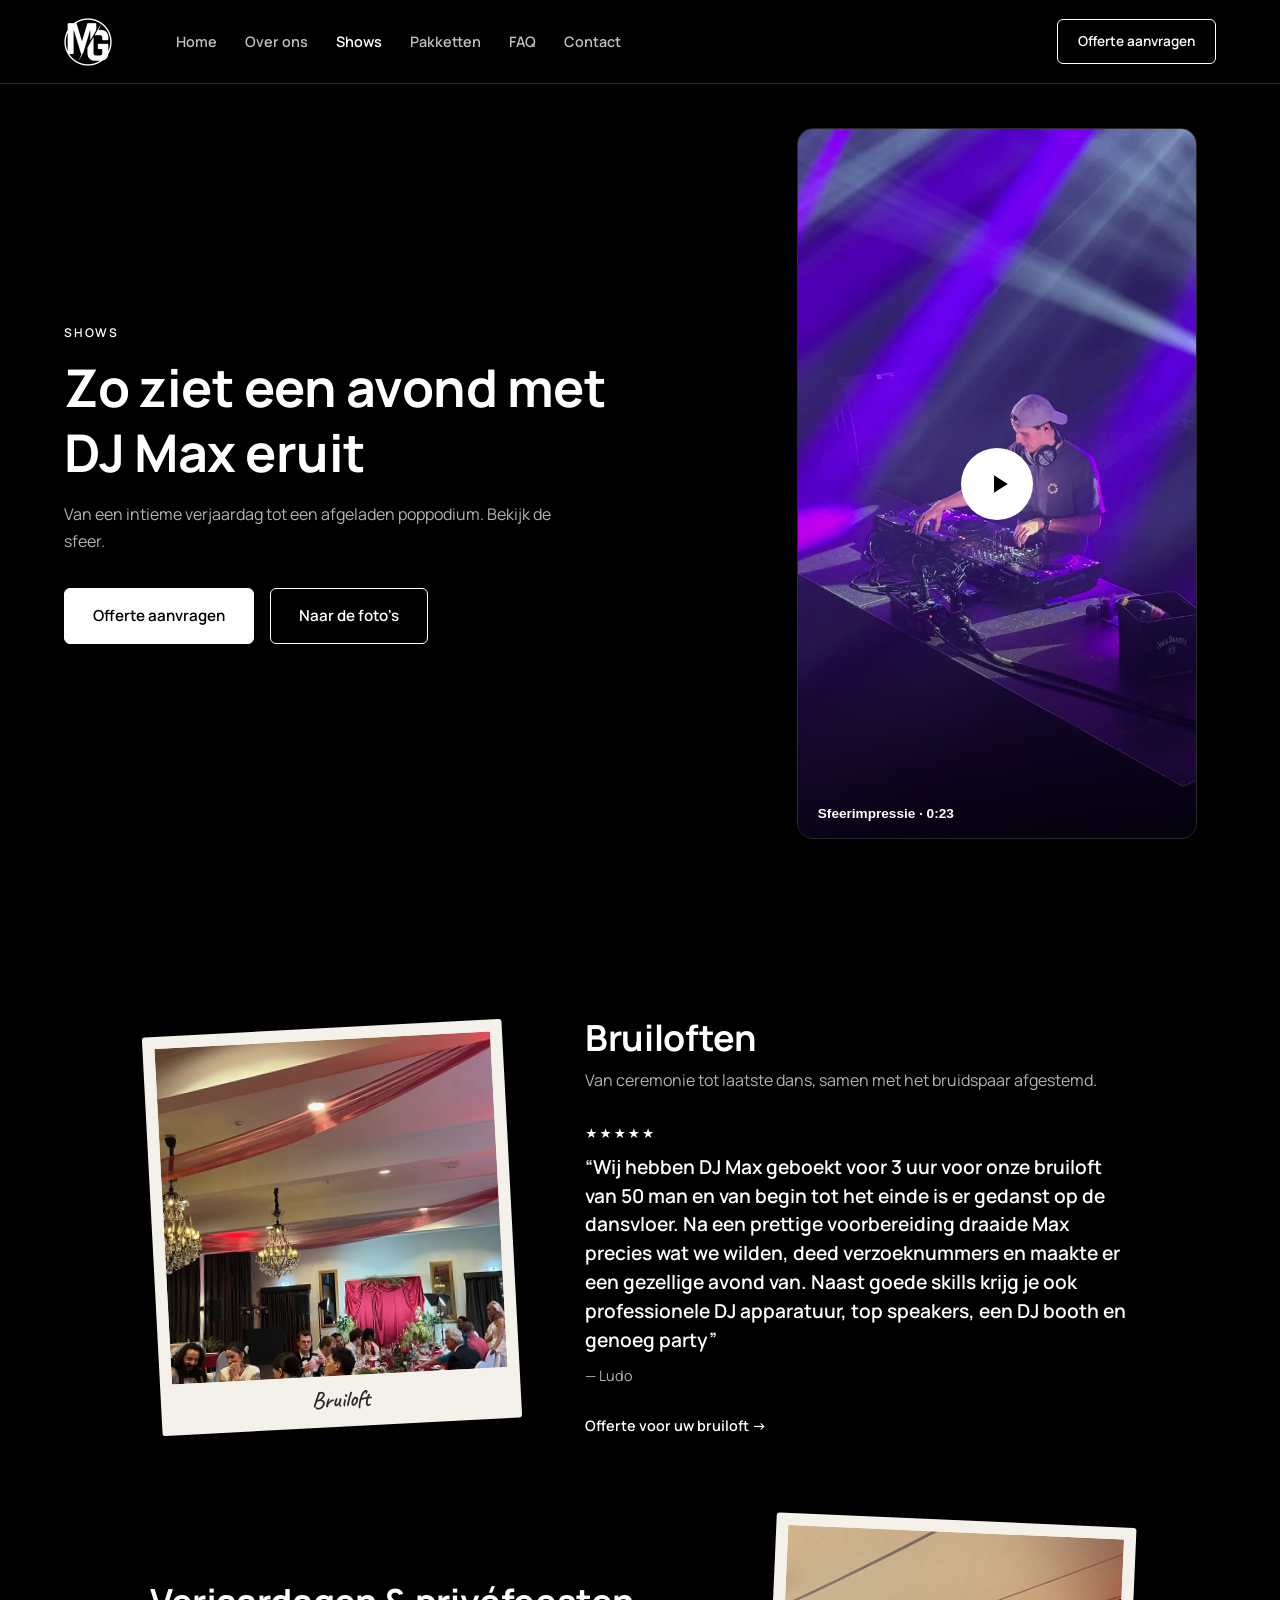
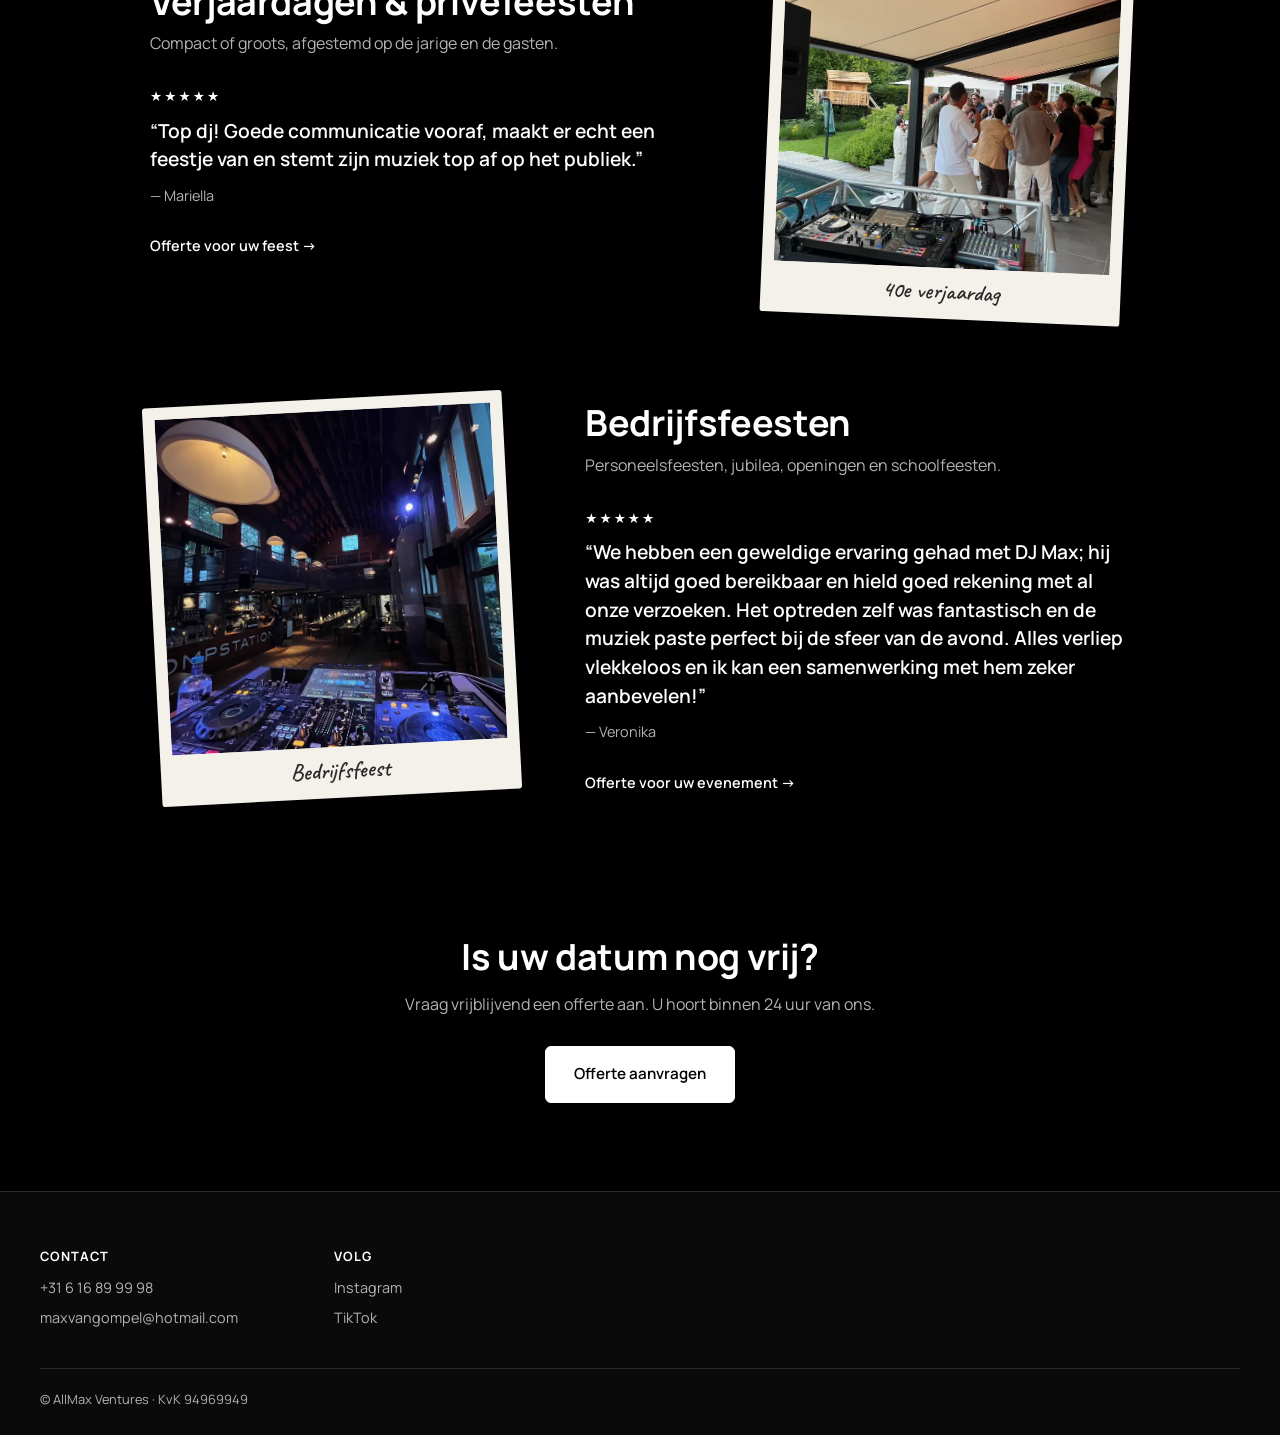
<file: shows.html>
<!DOCTYPE html>
<html lang="nl">
<head>
<meta charset="UTF-8">
<meta name="viewport" content="width=device-width, initial-scale=1.0">
<title>Shows | DJ Max</title>
<meta name="description" content="Bekijk shows van DJ Max: bruiloften, verjaardagen en bedrijfsfeesten. Sfeervideo, galerij en ervaringen van klanten.">
<link rel="preconnect" href="https://fonts.googleapis.com">
<link rel="preconnect" href="https://fonts.gstatic.com" crossorigin>
<link href="https://fonts.googleapis.com/css2?family=Caveat:wght@600&family=Manrope:wght@400;600;700;800&display=swap" rel="stylesheet">
<link rel="icon" type="image/png" href="images/favicon.png">
<link rel="apple-touch-icon" href="images/apple-touch-icon.png">
<link rel="stylesheet" href="style.css?v=12">
</head>
<body class="subpage">

<a class="skip-link" href="#main">Ga naar inhoud</a>

<header class="site-header" id="site-header">
  <nav class="navbar" aria-label="Hoofdnavigatie">
    <a href="./" class="logo logo--img"><img src="images/logo-mg.png" alt="DJ Max – home" width="48" height="48"></a>
    <ul class="nav-links" id="nav-links">
      <li><a href="./">Home</a></li>
      <li><a href="over-ons">Over ons</a></li>
      <li><a href="shows" aria-current="page">Shows</a></li>
      <li><a href="pakketten">Pakketten</a></li>
      <li><a href="faq">FAQ</a></li>
      <li><a href="contact">Contact</a></li>
    </ul>
    <a href="contact" class="btn btn-outline nav-cta">Offerte aanvragen</a>
    <button class="nav-toggle" id="nav-toggle" aria-label="Menu openen" aria-expanded="false" aria-controls="nav-links">
      <span></span><span></span><span></span>
    </button>
  </nav>
</header>

<main id="main">

  <!-- INTRO + SFEERVIDEO -->
  <section class="section page-head">
    <div class="section-inner">
      <div class="show-feature">
        <div class="show-feature-text">
          <p class="eyebrow">Shows</p>
          <h1>Zo ziet een avond met DJ Max eruit</h1>
          <p>Van een intieme verjaardag tot een afgeladen poppodium. Bekijk de sfeer.</p>
          <div class="hero-actions">
            <a href="contact" class="btn btn-primary">Offerte aanvragen</a>
            <a href="#galerij" class="btn btn-outline">Naar de foto's</a>
          </div>
        </div>
        <button class="show-video" id="show-video" data-video="video/gallery-clip.mp4" aria-label="Sfeervideo afspelen">
          <img src="images/show-video-poster.webp" alt="Volle dansvloer met lichtshow tijdens een show van DJ Max">
          <span class="show-video-play" aria-hidden="true"><svg viewBox="0 0 24 24"><path d="M8 5v14l11-7z"/></svg></span>
          <span class="show-video-label">Sfeerimpressie &middot; 0:23</span>
        </button>
      </div>
    </div>
  </section>

  <!-- GELEGENHEDEN -->
  <section class="section">
    <div class="section-inner">

      <article class="occasion-row">
        <figure class="polaroid polaroid--left">
          <img src="images/occasion-bruiloft-strandtent-sm.webp" alt="DJ Max tijdens een bruiloft in een strandtent" loading="lazy">
          <figcaption>Bruiloft</figcaption>
        </figure>
        <div class="occasion-row-body">
          <h2>Bruiloften</h2>
          <p>Van ceremonie tot laatste dans, samen met het bruidspaar afgestemd.</p>
          <blockquote class="big-quote">
            <span class="big-quote-stars" aria-label="5 van de 5 sterren">★★★★★</span>
            <p>&ldquo;Wij hebben DJ Max geboekt voor 3 uur voor onze bruiloft van 50 man en van begin tot het einde is er gedanst op de dansvloer. Na een prettige voorbereiding draaide Max precies wat we wilden, deed verzoeknummers en maakte er een gezellige avond van. Naast goede skills krijg je ook professionele DJ apparatuur, top speakers, een DJ booth en genoeg party&rdquo;</p>
            <footer>Ludo</footer>
          </blockquote>
          <a href="contact?type=bruiloft" class="link-arrow">Offerte voor uw bruiloft &rarr;</a>
        </div>
      </article>

      <article class="occasion-row occasion-row--flip">
        <figure class="polaroid polaroid--right">
          <img src="images/occasion-verjaardag-paars-licht-sm.webp" alt="Paarse sfeerverlichting en DJ-booth bij een verjaardagsfeest" loading="lazy">
          <figcaption>40e verjaardag</figcaption>
        </figure>
        <div class="occasion-row-body">
          <h2>Verjaardagen &amp; privéfeesten</h2>
          <p>Compact of groots, afgestemd op de jarige en de gasten.</p>
          <blockquote class="big-quote">
            <span class="big-quote-stars" aria-label="5 van de 5 sterren">★★★★★</span>
            <p>&ldquo;Top dj! Goede communicatie vooraf, maakt er echt een feestje van en stemt zijn muziek top af op het publiek.&rdquo;</p>
            <footer>Mariella</footer>
          </blockquote>
          <a href="contact?type=verjaardag" class="link-arrow">Offerte voor uw feest &rarr;</a>
        </div>
      </article>

      <article class="occasion-row">
        <figure class="polaroid polaroid--left">
          <img src="images/occasion-bedrijfsevenement-hal-sm.webp" alt="Uplighting bij een bedrijfsevenement in een grote zaal" loading="lazy">
          <figcaption>Bedrijfsfeest</figcaption>
        </figure>
        <div class="occasion-row-body">
          <h2>Bedrijfsfeesten</h2>
          <p>Personeelsfeesten, jubilea, openingen en schoolfeesten.</p>
          <blockquote class="big-quote">
            <span class="big-quote-stars" aria-label="5 van de 5 sterren">★★★★★</span>
            <p>&ldquo;We hebben een geweldige ervaring gehad met DJ Max; hij was altijd goed bereikbaar en hield goed rekening met al onze verzoeken. Het optreden zelf was fantastisch en de muziek paste perfect bij de sfeer van de avond. Alles verliep vlekkeloos en ik kan een samenwerking met hem zeker aanbevelen!&rdquo;</p>
            <footer>Veronika</footer>
          </blockquote>
          <a href="contact?type=bedrijfsevenement" class="link-arrow">Offerte voor uw evenement &rarr;</a>
        </div>
      </article>
    </div>
  </section>

  <!-- GALERIJ: POLAROIDMUUR
  <section id="galerij" class="section">
    <span class="light-beam light-beam--3" aria-hidden="true"></span>
    <div class="section-inner">
      <h2 class="center">Uit het fotoalbum</h2>
      <div class="polaroid-wall" id="gallery">
        <button class="gallery-item polaroid" data-full="images/hero-dj-booth-strand.webp" data-caption="Opbouw in de strandtent">
          <img src="images/hero-dj-booth-strand-sm.webp" alt="Opbouw in de strandtent" loading="lazy">
          <span class="polaroid-caption">Strandtent</span>
        </button>
        <button class="gallery-item polaroid" data-full="images/gallery-team-djbooth.webp" data-caption="Het team achter de booth">
          <img src="images/gallery-team-djbooth-sm.webp" alt="Het team achter de booth" loading="lazy">
          <span class="polaroid-caption">Het team</span>
        </button>
        <button class="gallery-item polaroid" data-full="images/occasion-verjaardag-paars-licht.webp" data-caption="Paarse sfeerverlichting">
          <img src="images/occasion-verjaardag-paars-licht-sm.webp" alt="Paarse sfeerverlichting" loading="lazy">
          <span class="polaroid-caption">Paars licht</span>
        </button>
        <button class="gallery-item polaroid" data-full="images/gallery-geluidsopstelling.webp" data-caption="Geluidsopstelling">
          <img src="images/gallery-geluidsopstelling-sm.webp" alt="Geluidsopstelling" loading="lazy">
          <span class="polaroid-caption">Geluid staat klaar</span>
        </button>
        <button class="gallery-item polaroid" data-full="images/occasion-bruiloft-strandtent.webp" data-caption="Achter de draaitafels">
          <img src="images/occasion-bruiloft-strandtent-sm.webp" alt="Achter de draaitafels" loading="lazy">
          <span class="polaroid-caption">Achter de draaitafels</span>
        </button>
        <button class="gallery-item polaroid" data-full="images/occasion-bedrijfsevenement-hal.webp" data-caption="Uplighting in de zaal">
          <img src="images/occasion-bedrijfsevenement-hal-sm.webp" alt="Uplighting in de zaal" loading="lazy">
          <span class="polaroid-caption">Uplighting</span>
        </button>
      </div>
      <p class="center reviews-link">
        <a href="https://www.instagram.com/maxvangompel/" target="_blank" rel="noopener" class="link-arrow">Meer op Instagram &rarr;</a>
      </p>
    </div>
  </section> -->

  <section class="section cta-band">
    <div class="section-inner center">
      <h2>Is uw datum nog vrij?</h2>
      <p class="section-lead center">Vraag vrijblijvend een offerte aan. U hoort binnen 24 uur van ons.</p>
      <a href="contact" class="btn btn-primary">Offerte aanvragen</a>
    </div>
  </section>

</main>

<footer class="site-footer">
  <div class="footer-inner">
    <div class="footer-col">
      <h4>Contact</h4>
      <p><a href="tel:+31616899998">+31 6 16 89 99 98</a></p>
      <p><a href="mailto:maxvangompel@hotmail.com">maxvangompel@hotmail.com</a></p>
    </div>
    <div class="footer-col">
      <h4>Volg</h4>
      <p><a href="https://www.instagram.com/maxvangompel/" target="_blank" rel="noopener">Instagram</a></p>
      <p><a href="https://www.tiktok.com/@maxvgompel" target="_blank" rel="noopener">TikTok</a></p>
    </div>
  </div>
  <div class="footer-bottom">
    <p>&copy; AllMax Ventures &middot; KvK 94969949</p>
  </div>
</footer>

<div class="lightbox" id="lightbox" hidden>
  <button class="lightbox-close" id="lightbox-close" aria-label="Sluiten">&times;</button>
  <div class="lightbox-media" id="lightbox-media"></div>
  <p class="lightbox-caption" id="lightbox-caption"></p>
</div>

<script src="script.js?v=9" defer></script>
</body>
</html>
</file>
<file: style.css>
:root {
  --black: #000000;
  --black-soft: #0a0a0a;
  --gray-card: #161616;
  --gray-border: #2a2a2a;
  --gray-text: #b3b3b3;
  --white: #ffffff;
  --radius: 6px;
  --max-width: 1200px;
  --font: "Manrope", system-ui, -apple-system, "Segoe UI", Roboto, sans-serif;
  --ease: cubic-bezier(0.4, 0, 0.2, 1);
}

* { box-sizing: border-box; margin: 0; padding: 0; }

html { scroll-behavior: smooth; scroll-padding-top: 5rem; }

body {
  font-family: var(--font);
  background: var(--black);
  color: var(--white);
  line-height: 1.7;
  -webkit-font-smoothing: antialiased;
}

a { color: inherit; text-decoration: none; }
ul, ol { list-style: none; }
img { max-width: 100%; display: block; }

h1, h2, h3, h4 { font-weight: 700; line-height: 1.25; letter-spacing: -0.01em; }
h1 { font-size: clamp(2rem, 4.5vw, 3.25rem); margin-bottom: 1rem; }
h2 { font-size: clamp(1.6rem, 3vw, 2.25rem); margin-bottom: 0.75rem; }
h3 { font-size: 1.15rem; font-weight: 600; margin-bottom: 0.5rem; }
p { color: var(--gray-text); }

.skip-link {
  position: absolute; left: -9999px; top: 0;
  background: var(--white); color: var(--black);
  padding: 0.75rem 1.25rem; z-index: 1000;
}
.skip-link:focus { left: 1rem; top: 1rem; }

.eyebrow {
  text-transform: uppercase;
  letter-spacing: 0.15em;
  font-size: 0.75rem;
  font-weight: 600;
  color: var(--white);
  margin-bottom: 0.75rem;
}

.center { text-align: center; }
.center.section-lead { margin-left: auto; margin-right: auto; }

/* Buttons */
.btn {
  display: inline-block;
  padding: 0.9rem 1.75rem;
  border-radius: var(--radius);
  font-size: 0.95rem;
  font-weight: 600;
  cursor: pointer;
  border: 1px solid var(--white);
  transition: background 0.2s var(--ease), color 0.2s var(--ease), opacity 0.2s var(--ease);
  text-align: center;
  font-family: inherit;
}
.btn-primary { background: var(--white); color: var(--black); }
.btn-primary:hover { opacity: 0.85; }
.btn-outline { background: transparent; color: var(--white); }
.btn-outline:hover { background: var(--white); color: var(--black); }
.btn-block { display: block; width: 100%; }
.btn[disabled] { opacity: 0.6; cursor: not-allowed; }

.link-arrow { font-size: 0.9rem; font-weight: 600; color: var(--white); }
.link-arrow:hover { text-decoration: underline; }

/* Header / Nav */
.site-header {
  position: fixed; top: 0; left: 0; right: 0; z-index: 200;
  background: transparent;
  border-bottom: 1px solid transparent;
  transition: background 0.3s var(--ease), border-color 0.3s var(--ease);
}
.site-header.scrolled {
  background: rgba(0, 0, 0, 0.94);
  border-bottom-color: var(--gray-border);
}

.navbar {
  max-width: var(--max-width);
  margin: 0 auto;
  display: flex;
  align-items: center;
  justify-content: space-between;
  padding: 1.1rem 1.5rem;
  gap: 1rem;
}

.logo { font-weight: 800; font-size: 1.1rem; letter-spacing: 0.05em; color: var(--white); }
.logo span { font-weight: 400; opacity: 0.7; }
.logo--img { display: flex; align-items: center; flex-shrink: 0; }
.logo--img img { width: 48px; height: 48px; display: block; }

.nav-links { display: flex; gap: 1.75rem; flex: 1; justify-content: flex-start; margin-left: 3rem; }
.nav-links a { font-size: 0.9rem; font-weight: 600; opacity: 0.75; }
.nav-links a:hover,
.nav-links a[aria-current="page"] { opacity: 1; }

.nav-cta { padding: 0.6rem 1.25rem; font-size: 0.85rem; white-space: nowrap; }

.nav-toggle {
  display: none;
  flex-direction: column;
  gap: 5px;
  background: none;
  border: none;
  cursor: pointer;
  padding: 0.5rem;
  position: relative;
  z-index: 2;
}
.nav-toggle span { width: 22px; height: 2px; background: var(--white); }

/* Diagonale lichtstrepen door het scherm (alleen opacity-animatie: soepel bij scrollen) */
.light-beam {
  position: absolute;
  left: -15%;
  width: 130%;
  height: 3px;
  z-index: -1;
  background: linear-gradient(90deg, transparent 0%, rgba(255, 255, 255, 0.55) 50%, transparent 100%);
  pointer-events: none;
  animation-name: beam-flicker;
  animation-timing-function: ease-in-out;
  animation-iteration-count: infinite;
}
.light-beam--1 { top: 30%; transform: rotate(4deg);  height: 1px; animation-duration: 16s; animation-delay: 0s; }
.light-beam--2 { top: 58%; transform: rotate(-16deg); height: 3px; animation-duration: 21s; animation-delay: -3.5s; }
.light-beam--3 { top: 27%; transform: rotate(9deg);  height: 2px; animation-duration: 14s; animation-delay: -6.2s; }
.light-beam--4 { top: 70%; transform: rotate(-6deg);  height: 4px; animation-duration: 24s; animation-delay: -0.8s; }
.light-beam--5 { top: 36%; transform: rotate(14deg); height: 2px; animation-duration: 13s; animation-delay: -10s; }
.light-beam--6 { top: 74%; transform: rotate(15deg);  height: 2px; animation-duration: 18s; animation-delay: -2.2s; }
.light-beam--7 { top: 78%; transform: rotate(5deg);   height: 3px; animation-duration: 12s; animation-delay: -5.8s; }
@keyframes beam-flicker {
  0%   { opacity: 0.5; }
  15%  { opacity: 1; }
  30%  { opacity: 0.55; }
  45%  { opacity: 0.9; }
  60%  { opacity: 0.5; }
  75%  { opacity: 1; }
  90%  { opacity: 0.6; }
  100% { opacity: 0.5; }
}

/* Hero */
.hero {
  position: relative;
  min-height: 100svh;
  display: flex;
  align-items: flex-end;
  padding: 7rem 0 4rem;
  overflow: hidden;
  background: #0a0a0a;
}
.hero-media {
  position: absolute;
  inset: 0;
  width: 100%;
  height: 100%;
  object-fit: cover;
}
.hero-overlay {
  position: absolute;
  inset: 0;
  background: linear-gradient(180deg, rgba(0,0,0,0.35) 0%, rgba(0,0,0,0.55) 55%, #000 100%);
}
.hero-content {
  position: relative;
  max-width: var(--max-width);
  margin: 0 auto;
  padding: 0 1.5rem;
  width: 100%;
}
.hero h1 { max-width: 720px; }
.hero-sub { max-width: 520px; font-size: 1.1rem; color: #ddd; margin-bottom: 2rem; }
.hero-actions { display: flex; gap: 1rem; flex-wrap: wrap; }

/* Sections */
.section { position: relative; padding: 5.5rem 0; }
main { overflow-x: hidden; overflow-x: clip; }
.section-tight { padding: 3.5rem 0; }
.section-alt { background: var(--black-soft); isolation: isolate; }
.section-inner { position: relative; max-width: var(--max-width); margin: 0 auto; padding: 0 1.5rem; }
.section-inner--narrow { max-width: 800px; }
.section-lead { max-width: 600px; margin-bottom: 2.5rem; }
.page-head { padding-top: 8rem; }

/* Reviews */
.reviews-marquee {
  margin-top: 2rem;
  overflow: hidden;
  -webkit-mask-image: linear-gradient(90deg, transparent, #000 6%, #000 94%, transparent);
  mask-image: linear-gradient(90deg, transparent, #000 6%, #000 94%, transparent);
}
.review-track {
  display: flex;
  width: max-content;
  gap: 1.25rem;
  animation: marquee 80s linear infinite;
}
@keyframes marquee {
  from { transform: translate3d(0, 0, 0); }
  to { transform: translate3d(-50%, 0, 0); }
}
.review-card {
  flex: 0 0 320px;
  background: var(--gray-card);
  border: 1px solid var(--gray-border);
  border-radius: var(--radius);
  padding: 1.5rem;
  display: flex;
  flex-direction: column;
}
.review-stars { font-size: 0.85rem; letter-spacing: 0.15em; margin-bottom: 0.6rem; }
.review-card p { font-size: 0.93rem; color: var(--white); margin-bottom: 1rem; }
.review-card footer { margin-top: auto; font-size: 0.82rem; color: var(--gray-text); }
.reviews-link { margin-top: 1.75rem; }

@media (prefers-reduced-motion: reduce) {
  .review-track { animation: none; }
  .reviews-marquee { overflow-x: auto; -webkit-mask-image: none; mask-image: none; padding: 0 1.5rem; }
  .light-beam { animation: none; }
  html { scroll-behavior: auto; }
}

/* Packages */
.packages {
  display: grid;
  grid-template-columns: repeat(auto-fit, minmax(260px, 1fr));
  gap: 1.5rem;
}
.package-card {
  position: relative;
  background: var(--black);
  border: 1px solid var(--gray-border);
  border-radius: var(--radius);
  padding: 2rem 1.75rem;
  display: flex;
  flex-direction: column;
}
.package-featured { border-color: var(--white); background: var(--gray-card); }
.package-badge {
  position: absolute; top: -0.8rem; left: 1.75rem;
  background: var(--white); color: var(--black);
  font-size: 0.7rem; font-weight: 700; text-transform: uppercase; letter-spacing: 0.08em;
  padding: 0.3rem 0.7rem; border-radius: 3px;
}
.package-card h3 { margin-bottom: 0.1rem; }
.package-guests { font-size: 0.85rem; margin-bottom: 1rem; }
.package-price { font-size: 1.6rem; font-weight: 800; color: var(--white); margin-bottom: 1.25rem; }
.package-features { margin-bottom: 1.75rem; flex: 1; }
.package-features li {
  padding: 0.4rem 0;
  border-bottom: 1px solid var(--gray-border);
  font-size: 0.9rem;
  color: var(--gray-text);
}
.package-features li:last-child { border-bottom: none; }
.packages-note { margin-top: 2rem; text-align: center; font-size: 0.85rem; }

/* Instagram */
.ig-panel {
  max-width: 980px;
  margin: 0 auto;
  display: grid;
  grid-template-columns: 1fr 1.15fr;
  gap: 2.5rem;
  align-items: center;
  padding: 2.5rem;
  background: linear-gradient(180deg, #181818 0%, #0e0e0e 100%);
  border: 1px solid var(--gray-border);
  border-radius: 16px;
  box-shadow: 0 30px 60px rgba(0, 0, 0, 0.6);
}
.ig-profile { display: flex; align-items: center; gap: 0.9rem; margin-bottom: 1.5rem; }
.ig-avatar {
  width: 56px; height: 56px; border-radius: 50%; object-fit: cover; flex-shrink: 0;
  padding: 2px;
  background: linear-gradient(45deg, #f9ce34, #ee2a7b, #6228d7);
  border: 2px solid #181818;
  box-sizing: content-box;
}
.ig-handle { color: var(--white); font-weight: 700; line-height: 1.3; }
.ig-bio { font-size: 0.85rem; line-height: 1.4; }
.ig-intro h2 { font-size: clamp(1.5rem, 2.6vw, 2rem); }
.ig-intro > p { margin-bottom: 1.75rem; }
.ig-follow { display: inline-flex; align-items: center; gap: 0.6rem; }
.ig-follow svg {
  width: 20px; height: 20px;
  fill: none; stroke: currentColor; stroke-width: 1.8; stroke-linecap: round; stroke-linejoin: round;
}
.ig-grid { display: grid; grid-template-columns: repeat(3, 1fr); gap: 6px; }
.ig-grid a { display: block; border-radius: 6px; overflow: hidden; }
.ig-grid img { width: 100%; aspect-ratio: 1; object-fit: cover; }

@media (max-width: 768px) {
  .ig-panel { grid-template-columns: 1fr; padding: 1.75rem 1.25rem; gap: 1.75rem; }
}

/* CTA */
.cta-band { padding-top: 3rem; }
.cta-band .section-lead { margin-bottom: 1.75rem; }

/* Shows: intro met sfeervideo */
.show-feature {
  display: grid;
  grid-template-columns: 1.2fr 0.8fr;
  gap: 3.5rem;
  align-items: center;
}
.show-feature-text h1 { max-width: 560px; }
.show-feature-text > p:not(.eyebrow) { max-width: 520px; margin-bottom: 2rem; }
.show-video {
  position: relative;
  display: block;
  width: 100%;
  max-width: 400px;
  justify-self: center;
  aspect-ratio: 9 / 16;
  padding: 0;
  border: 1px solid var(--gray-border);
  border-radius: 16px;
  overflow: hidden;
  background: #111;
  cursor: pointer;
  box-shadow: 0 30px 60px rgba(0, 0, 0, 0.6);
}
.show-video img,
.show-video video { width: 100%; height: 100%; object-fit: cover; }
.show-video.is-playing { background: #000; }
.show-video.is-playing video { object-fit: contain; }
.show-video::after {
  content: "";
  position: absolute; inset: 0;
  background: linear-gradient(180deg, transparent 55%, rgba(0, 0, 0, 0.7) 100%);
  pointer-events: none;
}
.show-video.is-playing::after,
.show-video.is-playing .show-video-play,
.show-video.is-playing .show-video-label { display: none; }
.show-video-play {
  position: absolute; top: 50%; left: 50%; transform: translate(-50%, -50%);
  width: 72px; height: 72px; border-radius: 50%;
  display: flex; align-items: center; justify-content: center;
  background: var(--white);
  z-index: 1;
}
.show-video-play svg { width: 30px; height: 30px; fill: var(--black); margin-left: 4px; }
.show-video-label {
  position: absolute; left: 1.25rem; bottom: 1.1rem; z-index: 1;
  font-size: 0.85rem; font-weight: 600; color: var(--white);
}

/* Shows: polaroids */
.polaroid {
  display: block;
  margin: 0;
  background: #f3f1ea;
  padding: 12px 12px 0;
  border: none;
  border-radius: 3px;
  box-shadow: 0 20px 40px rgba(0, 0, 0, 0.55);
}
.polaroid img { width: 100%; aspect-ratio: 1; object-fit: cover; border-radius: 1px; }
.polaroid figcaption,
.polaroid-caption {
  display: block;
  padding: 0.7rem 0.25rem 0.9rem;
  font-family: "Caveat", "Segoe Print", cursive;
  font-size: 1.45rem;
  font-weight: 600;
  line-height: 1.1;
  color: #2a2a2a;
  text-align: center;
}
.polaroid--left { transform: rotate(-3deg); }
.polaroid--right { transform: rotate(2.5deg); }

/* Shows: gelegenheden */
.occasion-row {
  display: grid;
  grid-template-columns: 0.8fr 1.2fr;
  gap: 4.5rem;
  align-items: center;
  max-width: 980px;
  margin: 0 auto 5rem;
}
.occasion-row:last-child { margin-bottom: 0; }
.occasion-row--flip { grid-template-columns: 1.2fr 0.8fr; }
.occasion-row--flip .polaroid { order: 2; }
.occasion-row .polaroid { max-width: 360px; width: 100%; justify-self: center; }
.occasion-row-body h2 { margin-bottom: 0.4rem; }
.occasion-row-body > p { margin-bottom: 1.75rem; }

.big-quote { margin: 0 0 1.5rem; }
.big-quote-stars { display: block; font-size: 0.85rem; letter-spacing: 0.15em; margin-bottom: 0.5rem; }
.big-quote p {
  font-size: clamp(1.05rem, 1.7vw, 1.2rem);
  font-weight: 600;
  line-height: 1.5;
  color: var(--white);
  margin-bottom: 0.6rem;
}
.big-quote footer { font-size: 0.9rem; color: var(--gray-text); }
.big-quote footer::before { content: "\2014  "; }

/* Shows: polaroidmuur */
.polaroid-wall {
  display: grid;
  grid-template-columns: repeat(3, 1fr);
  gap: 3rem 2.5rem;
  max-width: 900px;
  margin: 3rem auto 0;
}
.polaroid-wall .gallery-item.polaroid { cursor: zoom-in; overflow: visible; background: #f3f1ea; padding: 12px 12px 0; border-radius: 3px; }
.polaroid-wall + .reviews-link { margin-top: 3.5rem; }
.polaroid-wall .polaroid img { height: auto; }
.polaroid-wall .gallery-item.polaroid { align-self: start; }
.polaroid-wall .polaroid:nth-child(1) { transform: rotate(-3deg); }
.polaroid-wall .polaroid:nth-child(2) { transform: rotate(2deg) translateY(1rem); }
.polaroid-wall .polaroid:nth-child(3) { transform: rotate(-1.5deg); }
.polaroid-wall .polaroid:nth-child(4) { transform: rotate(2.5deg); }
.polaroid-wall .polaroid:nth-child(5) { transform: rotate(-2deg) translateY(1rem); }
.polaroid-wall .polaroid:nth-child(6) { transform: rotate(1.5deg); }

@media (max-width: 900px) {
  .occasion-row,
  .occasion-row--flip { grid-template-columns: 1fr; gap: 2.5rem; margin-bottom: 4rem; }
  .occasion-row--flip .polaroid { order: 0; }
  .occasion-row .polaroid { max-width: 300px; }
}
@media (max-width: 768px) {
  .polaroid-wall { grid-template-columns: repeat(2, 1fr); gap: 2rem 1.25rem; }
  .polaroid figcaption, .polaroid-caption { font-size: 1.2rem; }
}

/* Gallery */
.gallery {
  display: grid;
  grid-template-columns: repeat(3, 1fr);
  gap: 0.75rem;
  margin-top: 2rem;
}
.gallery-item {
  position: relative;
  border: none;
  padding: 0;
  background: var(--gray-card);
  border-radius: var(--radius);
  overflow: hidden;
  cursor: zoom-in;
}
.gallery-item img { width: 100%; height: 100%; aspect-ratio: 1; object-fit: cover; }
.gallery--mosaic .gallery-item--big { grid-column: span 2; grid-row: span 2; }

/* Lightbox */
.lightbox {
  position: fixed; inset: 0; z-index: 999;
  background: rgba(0, 0, 0, 0.95);
  display: flex; flex-direction: column; align-items: center; justify-content: center;
  gap: 1rem; padding: 2rem;
}
.lightbox[hidden] { display: none; }
.lightbox-media { max-width: 92vw; max-height: 80vh; display: flex; }
.lightbox-media img,
.lightbox-media video { max-width: 92vw; max-height: 80vh; object-fit: contain; border-radius: var(--radius); }
.lightbox-caption { color: var(--white); font-size: 0.9rem; }
.lightbox-close {
  position: absolute; top: 1.5rem; right: 1.5rem;
  background: none; border: 1px solid var(--white); color: var(--white);
  width: 40px; height: 40px; border-radius: 50%; font-size: 1.25rem; cursor: pointer;
}

/* Pakketten-pagina */
.package-photo {
  width: calc(100% + 3.5rem);
  max-width: none;
  margin: -2rem -1.75rem 1.5rem;
  aspect-ratio: 8 / 5;
  object-fit: cover;
  border-radius: var(--radius) var(--radius) 0 0;
}
.package-desc { font-size: 0.9rem; margin-bottom: 0.25rem; }
.package-info { display: grid; grid-template-columns: 1fr 1fr; gap: 3rem; }
.package-info h2 { font-size: 1.5rem; }
.package-info p { margin-bottom: 1rem; }
.package-info-faq { margin-top: 1rem; font-size: 0.9rem; }
.package-info-faq a { color: var(--white); text-decoration: underline; }

/* Prijsoverzicht op home */
.package-panel {
  max-width: 980px;
  margin: 0 auto;
  padding: 3.5rem 2.5rem 3rem;
  background: linear-gradient(180deg, #181818 0%, #0e0e0e 100%);
  border: 1px solid var(--gray-border);
  border-radius: 16px;
  box-shadow: 0 30px 60px rgba(0, 0, 0, 0.6);
}
.package-panel .price-strip a.is-featured { background: #222; }
.package-panel .price-strip { margin-bottom: 1.75rem; }
.panel-usp {
  display: flex;
  flex-wrap: wrap;
  justify-content: center;
  gap: 0.75rem 2rem;
  margin-bottom: 2rem;
  font-size: 0.9rem;
  color: var(--gray-text);
}
.panel-usp li { display: flex; align-items: center; gap: 0.5rem; }
.panel-usp svg {
  width: 18px; height: 18px; flex-shrink: 0;
  fill: none; stroke: var(--white); stroke-width: 1.6; stroke-linecap: round; stroke-linejoin: round;
}

/* Home: compactere opbouw */
.home .hero { padding-bottom: 3rem; }
.home .section { padding: 3rem 0; }
.home .section-tight { padding: 2.5rem 0; }
.home .section-lead { margin-bottom: 1.75rem; }
.home .reviews-marquee { margin-top: 1.5rem; }
.home .reviews-link { margin-top: 1.25rem; }
.home .package-panel { padding: 2.75rem 2.5rem 2.5rem; }
.home .cta-band { padding-top: 2rem; }
@media (max-width: 768px) {
  .home .package-panel { padding: 2.25rem 1.25rem 2rem; }
}
@media (max-width: 768px) {
  .package-panel { padding: 2.5rem 1.25rem 2rem; }
}
.price-strip {
  display: grid;
  grid-template-columns: repeat(3, 1fr);
  gap: 1rem;
  max-width: 820px;
  margin: 0 auto 2rem;
}
.price-strip a {
  background: var(--black);
  display: flex;
  flex-direction: column;
  align-items: center;
  padding: 1.5rem 1rem;
  border: 1px solid var(--gray-border);
  border-radius: var(--radius);
  text-align: center;
}
.price-strip a.is-featured { border-color: var(--white); background: var(--gray-card); }
.price-strip span { font-size: 0.85rem; font-weight: 600; text-transform: uppercase; letter-spacing: 0.1em; color: var(--gray-text); }
.price-strip strong { font-size: 1.5rem; font-weight: 800; margin: 0.25rem 0; }
.price-strip small { font-size: 0.85rem; color: var(--gray-text); }

@media (max-width: 768px) {
  .price-strip { grid-template-columns: 1fr; }
  .package-info { grid-template-columns: 1fr; gap: 2rem; }
}

/* Over ons */
.about-grid { display: grid; grid-template-columns: 1fr 1.1fr; gap: 3.5rem; align-items: center; }
.about-photo { width: 100%; aspect-ratio: 4 / 5; object-fit: cover; border-radius: var(--radius); }
.about-lead { font-size: 1.15rem; color: var(--white); margin-bottom: 1.25rem; }
.about-text > p:not(.about-lead) { margin-bottom: 1rem; }
.about-text .hero-actions { margin-top: 2rem; }

.steps {
  display: grid;
  grid-template-columns: repeat(auto-fit, minmax(210px, 1fr));
  gap: 2rem;
  margin-top: 2.5rem;
}
.steps li { border-top: 1px solid var(--gray-border); padding-top: 1.25rem; }
.step-number { display: block; font-size: 0.8rem; font-weight: 700; opacity: 0.6; margin-bottom: 0.6rem; }

.about-quote p { font-size: clamp(1.2rem, 2.4vw, 1.6rem); font-weight: 600; color: var(--white); line-height: 1.45; margin-bottom: 1rem; }
.about-quote footer { font-size: 0.9rem; color: var(--gray-text); }

@media (max-width: 900px) {
  .about-grid { grid-template-columns: 1fr; gap: 2rem; }
  .about-photo { aspect-ratio: 4 / 3; }
}

/* FAQ */
.faq-group { font-size: 1.1rem; margin: 2.5rem 0 0.25rem; color: var(--gray-text); text-transform: uppercase; letter-spacing: 0.1em; }
.accordion { border-top: 1px solid var(--gray-border); }
.accordion-item { border-bottom: 1px solid var(--gray-border); }
.accordion-item summary {
  list-style: none;
  cursor: pointer;
  padding: 1.1rem 2rem 1.1rem 0;
  font-weight: 600;
  position: relative;
}
.accordion-item summary::-webkit-details-marker { display: none; }
.accordion-item summary::after {
  content: "+";
  position: absolute; right: 0; top: 50%; transform: translateY(-50%);
  font-size: 1.4rem; font-weight: 400; line-height: 1;
}
.accordion-item[open] summary::after { content: "\2212"; }
.accordion-item p { padding-bottom: 1.25rem; }

.faq-contact {
  margin-top: 3.5rem;
  padding: 2rem;
  background: var(--gray-card);
  border: 1px solid var(--gray-border);
  border-radius: var(--radius);
  text-align: center;
}
.faq-contact p { margin-bottom: 1.5rem; }
.faq-contact .hero-actions { justify-content: center; }

/* Contact */
.contact-grid { display: grid; grid-template-columns: 0.9fr 1.3fr; gap: 3rem; }
.contact-details { margin: 1.5rem 0; }
.contact-details li { margin-bottom: 0.4rem; }
.contact-details a { color: var(--white); font-weight: 600; }
.contact-details a:hover,
.contact-faq a:hover { text-decoration: underline; }
.contact-faq { font-size: 0.9rem; }
.contact-faq a { color: var(--white); }

.contact-form {
  background: var(--gray-card);
  border: 1px solid var(--gray-border);
  border-radius: var(--radius);
  padding: 2rem;
  display: flex;
  flex-direction: column;
  gap: 1.1rem;
}
.form-row { display: grid; grid-template-columns: 1fr 1fr; gap: 1.1rem; }
.form-field { display: flex; flex-direction: column; gap: 0.4rem; }
.form-field label { font-size: 0.85rem; font-weight: 600; color: var(--white); }
.form-field input,
.form-field select,
.form-field textarea {
  background: transparent;
  border: 1px solid var(--gray-border);
  border-radius: var(--radius);
  padding: 0.7rem 0.9rem;
  color: var(--white);
  font: inherit;
  color-scheme: dark;
}
.form-field input:focus,
.form-field select:focus,
.form-field textarea:focus { outline: none; border-color: var(--white); }
.form-field select option { background: var(--black); color: var(--white); }
.form-error { font-size: 0.8rem; color: #ff6b6b; min-height: 1em; }
.form-field.invalid input,
.form-field.invalid select,
.form-field.invalid textarea { border-color: #ff6b6b; }

.form-confirmation {
  background: rgba(255, 255, 255, 0.08);
  border: 1px solid var(--white);
  border-radius: var(--radius);
  padding: 1rem;
  font-size: 0.9rem;
  color: var(--white);
  text-align: center;
}
.form-confirmation--error { background: rgba(255, 107, 107, 0.1); border-color: #ff6b6b; }
.form-confirmation--error a { color: #ff6b6b; text-decoration: underline; }

.botcheck-field { position: absolute; left: -9999px; opacity: 0; pointer-events: none; }

/* Footer */
.site-footer {
  background: var(--black-soft);
  border-top: 1px solid var(--gray-border);
  padding: 3.5rem 1.5rem 1.5rem;
}
.footer-inner {
  max-width: var(--max-width);
  margin: 0 auto;
  display: grid;
  grid-template-columns: auto auto;
  justify-content: start;
  gap: 2rem 6rem;
  padding-bottom: 2rem;
}
.footer-col h4 { font-size: 0.8rem; text-transform: uppercase; letter-spacing: 0.08em; margin-bottom: 0.75rem; }
.footer-col p { font-size: 0.9rem; margin-bottom: 0.35rem; }
.footer-col a:hover { color: var(--white); }
.footer-bottom {
  max-width: var(--max-width);
  margin: 0 auto;
  border-top: 1px solid var(--gray-border);
  padding-top: 1.25rem;
}
.footer-bottom p { font-size: 0.8rem; }

/* Responsive */
@media (max-width: 900px) {
  .contact-grid { grid-template-columns: 1fr; }
}

@media (max-width: 768px) {
  .nav-links {
    margin-left: 0;
    position: fixed; top: 0; right: 0;
    height: 100vh; width: min(300px, 80vw);
    background: var(--black-soft);
    border-left: 1px solid var(--gray-border);
    flex-direction: column; justify-content: center; align-items: center;
    gap: 2rem;
    transform: translateX(100%);
    transition: transform 0.3s var(--ease);
  }
  .nav-links.open { transform: translateX(0); }
  .nav-links a { font-size: 1.1rem; }
  .nav-cta { display: none; }
  .nav-toggle { display: flex; }
  .logo--img img { width: 42px; height: 42px; }

  .section { padding: 4rem 0; }
  .section-tight { padding: 3rem 0; }
  .page-head { padding-top: 6.5rem; }
  .hero { padding-bottom: 3rem; }
  .review-card { flex-basis: 280px; }
  .form-row { grid-template-columns: 1fr; }
  .gallery { grid-template-columns: repeat(2, 1fr); }
  .footer-inner { grid-template-columns: 1fr 1fr; column-gap: 1.5rem; }
  .ig-follow { padding: 0.5rem 0.9rem; }
}

/* Middelste pakket iets groter en prominenter (alleen naast elkaar) */
@media (min-width: 900px) {
  .packages { align-items: center; padding: 1rem 0; }
  .package-featured {
    transform: scale(1.06);
    z-index: 1;
    box-shadow: 0 24px 60px rgba(0, 0, 0, 0.7), 0 0 0 1px var(--white);
  }
}
@media (min-width: 769px) {
  .price-strip { align-items: center; gap: 1.75rem; }
  .price-strip a.is-featured {
    transform: scale(1.1);
    position: relative;
    z-index: 1;
    padding: 1.75rem 1rem;
    box-shadow: 0 18px 40px rgba(0, 0, 0, 0.6);
  }
  .price-strip a.is-featured strong { font-size: 1.75rem; }
}

/* Laatste Instagram-foto: "+9" */
.ig-more-tile { position: relative; }
.ig-more-overlay {
  position: absolute;
  inset: 0;
  display: flex;
  align-items: center;
  justify-content: center;
  background: rgba(0, 0, 0, 0.62);
  color: var(--white);
  font-size: 2.25rem;
  font-weight: 700;
  letter-spacing: -0.03em;
  line-height: 1;
}

.ig-link { display: block; margin-top: 1.1rem; font-size: 0.9rem; font-weight: 600; color: var(--gray-text); }
.ig-link:hover { color: var(--white); }

/* Shows: mobiel */
@media (max-width: 900px) {
  .show-feature { grid-template-columns: 1fr; gap: 2.5rem; }
  .show-video { max-width: 320px; }
}
@media (max-width: 768px) {
  .gallery--mosaic { grid-template-columns: repeat(2, 1fr); }
}

/* FAQ: groepen in containers */
.faq-panel,
.faq-contact {
  margin-top: 1.75rem;
  padding: 1.75rem 2rem 0.75rem;
  background: linear-gradient(180deg, #181818 0%, #0e0e0e 100%);
  border: 1px solid var(--gray-border);
  border-radius: 16px;
  box-shadow: 0 24px 50px rgba(0, 0, 0, 0.55);
}
.faq-panel .faq-group { margin: 0 0 0.5rem; font-size: 0.9rem; }
.faq-panel .accordion { border-top: none; }
.faq-panel .accordion-item:last-child { border-bottom: none; }
.faq-contact { margin-top: 2.5rem; padding: 2.25rem 2rem; }
@media (max-width: 768px) {
  .faq-panel { padding: 1.5rem 1.25rem 0.5rem; }
  .faq-contact { padding: 2rem 1.25rem; }
}

/* Reviews op mobiel: zelf vegen in plaats van automatisch schuiven */
.review-dots { display: none; }
@media (max-width: 768px) {
  .reviews-marquee {
    overflow-x: auto;
    scroll-snap-type: x mandatory;
    scroll-padding: 0 1.5rem;
    -webkit-overflow-scrolling: touch;
    scrollbar-width: none;
    -webkit-mask-image: none;
    mask-image: none;
  }
  .reviews-marquee::-webkit-scrollbar { display: none; }
  .review-track { animation: none; padding: 0 1.5rem; gap: 0.9rem; }
  .review-card { flex: 0 0 82vw; max-width: 340px; scroll-snap-align: start; }
  .review-track::after { content: ""; flex: 0 0 0.6rem; }

  .review-dots {
    display: block;
    position: relative;
    width: calc(7 * 18px);
    height: 10px;
    margin: 1.25rem auto 0;
    overflow: hidden;
  }
  .review-dots-strip {
    position: absolute;
    left: 0;
    top: 1px;
    display: flex;
    transition: transform 0.4s var(--ease);
  }
  .review-dots-strip.no-anim,
  .review-dots-strip.no-anim button::before { transition: none; }
  .review-dots button {
    flex: 0 0 18px;
    height: 8px;
    padding: 0;
    border: none;
    background: none;
    display: flex;
    justify-content: center;
    cursor: pointer;
  }
  .review-dots button::before {
    content: "";
    width: 8px;
    height: 8px;
    border-radius: 4px;
    background: #555;
    transform: scale(0);
    transition: transform 0.4s var(--ease), background 0.4s var(--ease);
  }
  .review-dots button.is-active::before { background: var(--white); transform: scale(1.35); }
  .review-dots button.is-d1::before { transform: scale(1); }
  .review-dots button.is-d2::before { transform: scale(0.75); }
  .review-dots button.is-d3::before { transform: scale(0.45); }
}

/* Achtergrondlaag achter het mobiele menu: tikken = sluiten */
.nav-backdrop { display: none; }
@media (max-width: 768px) {
  .nav-backdrop {
    display: block;
    position: fixed;
    inset: 0;
    z-index: 150;
    background: rgba(0, 0, 0, 0.55);
    opacity: 0;
    visibility: hidden;
    transition: opacity 0.3s var(--ease), visibility 0.3s;
    cursor: pointer;
  }
  .nav-backdrop.open { opacity: 1; visibility: visible; }
}
</file>
